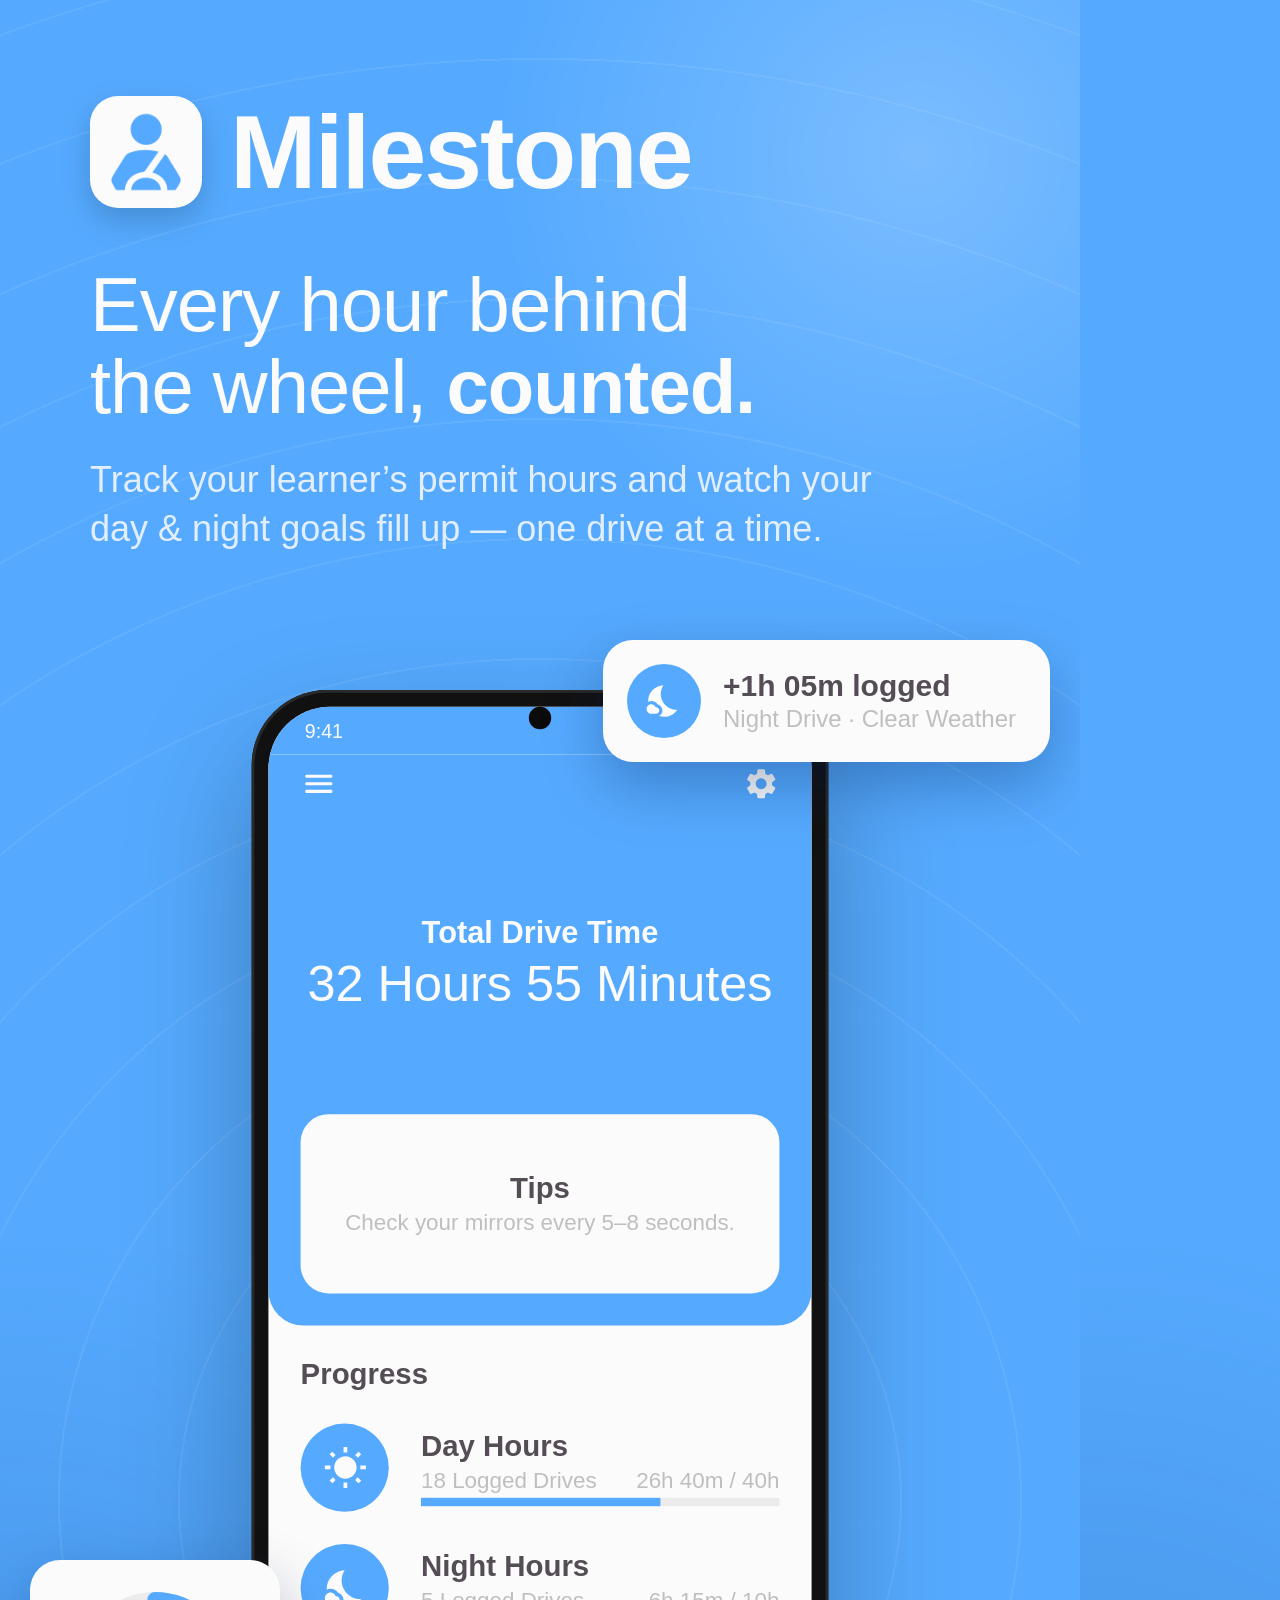
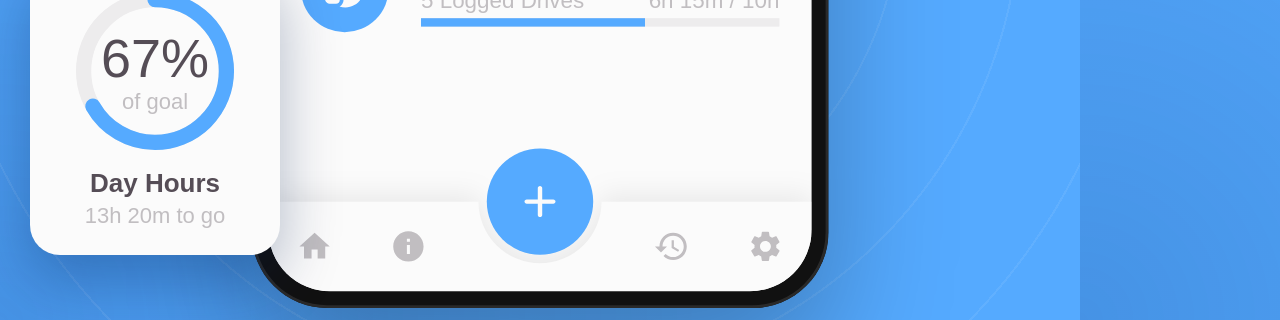
<file: promo/src/01-dashboard.html>
<!DOCTYPE html>
<html>
<head>
<meta charset="utf-8">
<link rel="stylesheet" href="common.css">
<style>
  :root { --accent: var(--blue); }
  body {
    background:
      radial-gradient(circle at 85% 8%, rgba(255,255,255,0.22) 0, rgba(255,255,255,0) 420px),
      radial-gradient(circle at 0% 100%, rgba(0,40,110,0.18) 0, rgba(0,40,110,0) 700px),
      var(--accent);
    color: var(--snowman);
    position: relative;
  }
  .rings {
    position: absolute; inset: 0;
    background:
      repeating-radial-gradient(circle at 540px 1500px, rgba(255,255,255,0.07) 0 2px, transparent 2px 120px);
  }
  .top { position: absolute; left: 90px; right: 90px; top: 96px; }
  .top .headline { margin-top: 56px; }
  .top .subline { margin-top: 28px; max-width: 820px; }

  .phone { left: 334px; top: 690px; transform: scale(1.4); transform-origin: 50% 0; }

  /* dashboard screen */
  .dash { position: absolute; inset: 0; display: flex; flex-direction: column; }
  .dash .head {
    background: var(--accent);
    border-radius: 0 0 25px 25px;
    height: 408px;
    padding: 0 23px 23px;
    display: flex; flex-direction: column;
    color: var(--snowman);
  }
  .dash .head .icons { flex: 2; display: flex; justify-content: space-between; align-items: center; }
  .dash .head .total { flex: 10; display: flex; flex-direction: column; align-items: center; justify-content: center; }
  .dash .head .total .l { font-size: 22px; font-weight: 600; }
  .dash .head .total .v { font-size: 36px; font-weight: 400; margin-top: 2px; }
  .dash .head .tips {
    flex: 6; background: var(--white); border-radius: 20px;
    display: flex; flex-direction: column; align-items: center; justify-content: center; gap: 4px;
  }
  .dash .body { padding: 23px; }
  .dash .body .t-header.h { margin-bottom: 23px; }
  .goal { display: flex; height: 63px; gap: 23px; margin-bottom: 23px; }
  .goal .badge { width: 63px; height: 63px; }
  .goal .info { flex: 1; display: flex; flex-direction: column; justify-content: space-evenly; }
  .goal .row { display: flex; justify-content: space-between; }

  /* floating callouts (new promo components) */
  .float {
    position: absolute;
    background: var(--snowman);
    color: var(--teflon);
    border-radius: 30px;
    box-shadow: 0 24px 60px rgba(0,30,80,0.30);
    --gray: var(--clooney); --black: var(--teflon); --white: var(--snowman); --lightGray: var(--karl);
  }
  .ring-card { left: 30px; top: 1560px; width: 250px; padding: 26px 20px; text-align: center; }
  .ring-card .ring { position: relative; width: 170px; height: 170px; margin: 0 auto 12px; }
  .ring-card .ring svg { transform: rotate(-90deg); }
  .ring-card .ring .pct {
    position: absolute; inset: 0; display: flex; flex-direction: column;
    align-items: center; justify-content: center;
  }
  .ring-card .ring .pct b { font-size: 54px; font-weight: 500; color: var(--teflon); }
  .ring-card .ring .pct span { font-size: 22px; font-weight: 500; color: var(--clooney); }
  .ring-card .cap { font-size: 26px; font-weight: 600; }
  .ring-card .cap2 { font-size: 22px; font-weight: 500; color: var(--clooney); margin-top: 4px; }

  .toast {
    right: 30px; top: 640px;
    display: flex; align-items: center; gap: 22px;
    padding: 24px 34px 24px 24px;
  }
  .toast .badge { width: 74px; height: 74px; }
  .toast .a { font-size: 30px; font-weight: 600; }
  .toast .b { font-size: 24px; font-weight: 500; color: var(--clooney); margin-top: 2px; }
</style>
</head>
<body>
  <div class="rings"></div>

  <div class="top">
    <div class="brand"><span class="logo"></span><span class="name">Milestone</span></div>
    <div class="headline">Every hour behind<br>the wheel, <b>counted.</b></div>
    <div class="subline">Track your learner’s permit hours and watch your day &amp; night goals fill up — one drive at a time.</div>
  </div>

  <div class="phone">
    <div class="camera"></div>
    <div class="screen">
      <div class="dash">
        <div style="background:var(--accent)"><div data-status="9:41" class="on-accent"></div></div>
        <div class="head">
          <div class="icons"><i data-ic="menu" data-s="26"></i><i data-ic="settings" data-s="26"></i></div>
          <div class="total">
            <div class="l">Total Drive Time</div>
            <div class="v">32 Hours 55 Minutes</div>
          </div>
          <div class="tips">
            <div class="t-header">Tips</div>
            <div class="t-normal">Check your mirrors every 5–8 seconds.</div>
          </div>
        </div>
        <div class="body">
          <div class="t-header h">Progress</div>
          <div class="goal">
            <div class="badge"><i data-ic="sun" data-s="32"></i></div>
            <div class="info">
              <div class="t-header">Day Hours</div>
              <div class="row t-normal"><span>18 Logged Drives</span><span>26h 40m / 40h</span></div>
              <div class="progress"><i style="width:66.7%"></i></div>
            </div>
          </div>
          <div class="goal">
            <div class="badge"><i data-ic="night" data-s="32"></i></div>
            <div class="info">
              <div class="t-header">Night Hours</div>
              <div class="row t-normal"><span>5 Logged Drives</span><span>6h 15m / 10h</span></div>
              <div class="progress"><i style="width:62.5%"></i></div>
            </div>
          </div>
        </div>
      </div>
      <div data-navbar></div>
    </div>
  </div>

  <div class="float toast">
    <div class="badge"><i data-ic="night" data-s="38"></i></div>
    <div>
      <div class="a">+1h 05m logged</div>
      <div class="b">Night Drive · Clear Weather</div>
    </div>
  </div>

  <div class="float ring-card">
    <div class="ring">
      <svg width="170" height="170" viewBox="0 0 200 200">
        <circle cx="100" cy="100" r="84" fill="none" stroke="var(--karl)" stroke-width="18"/>
        <circle cx="100" cy="100" r="84" fill="none" stroke="var(--accent)" stroke-width="18"
                stroke-linecap="round" stroke-dasharray="527.8" stroke-dashoffset="175.9"/>
      </svg>
      <div class="pct"><b>67%</b><span>of goal</span></div>
    </div>
    <div class="cap">Day Hours</div>
    <div class="cap2">13h 20m to go</div>
  </div>

  <script src="common.js"></script>
</body>
</html>
</file>
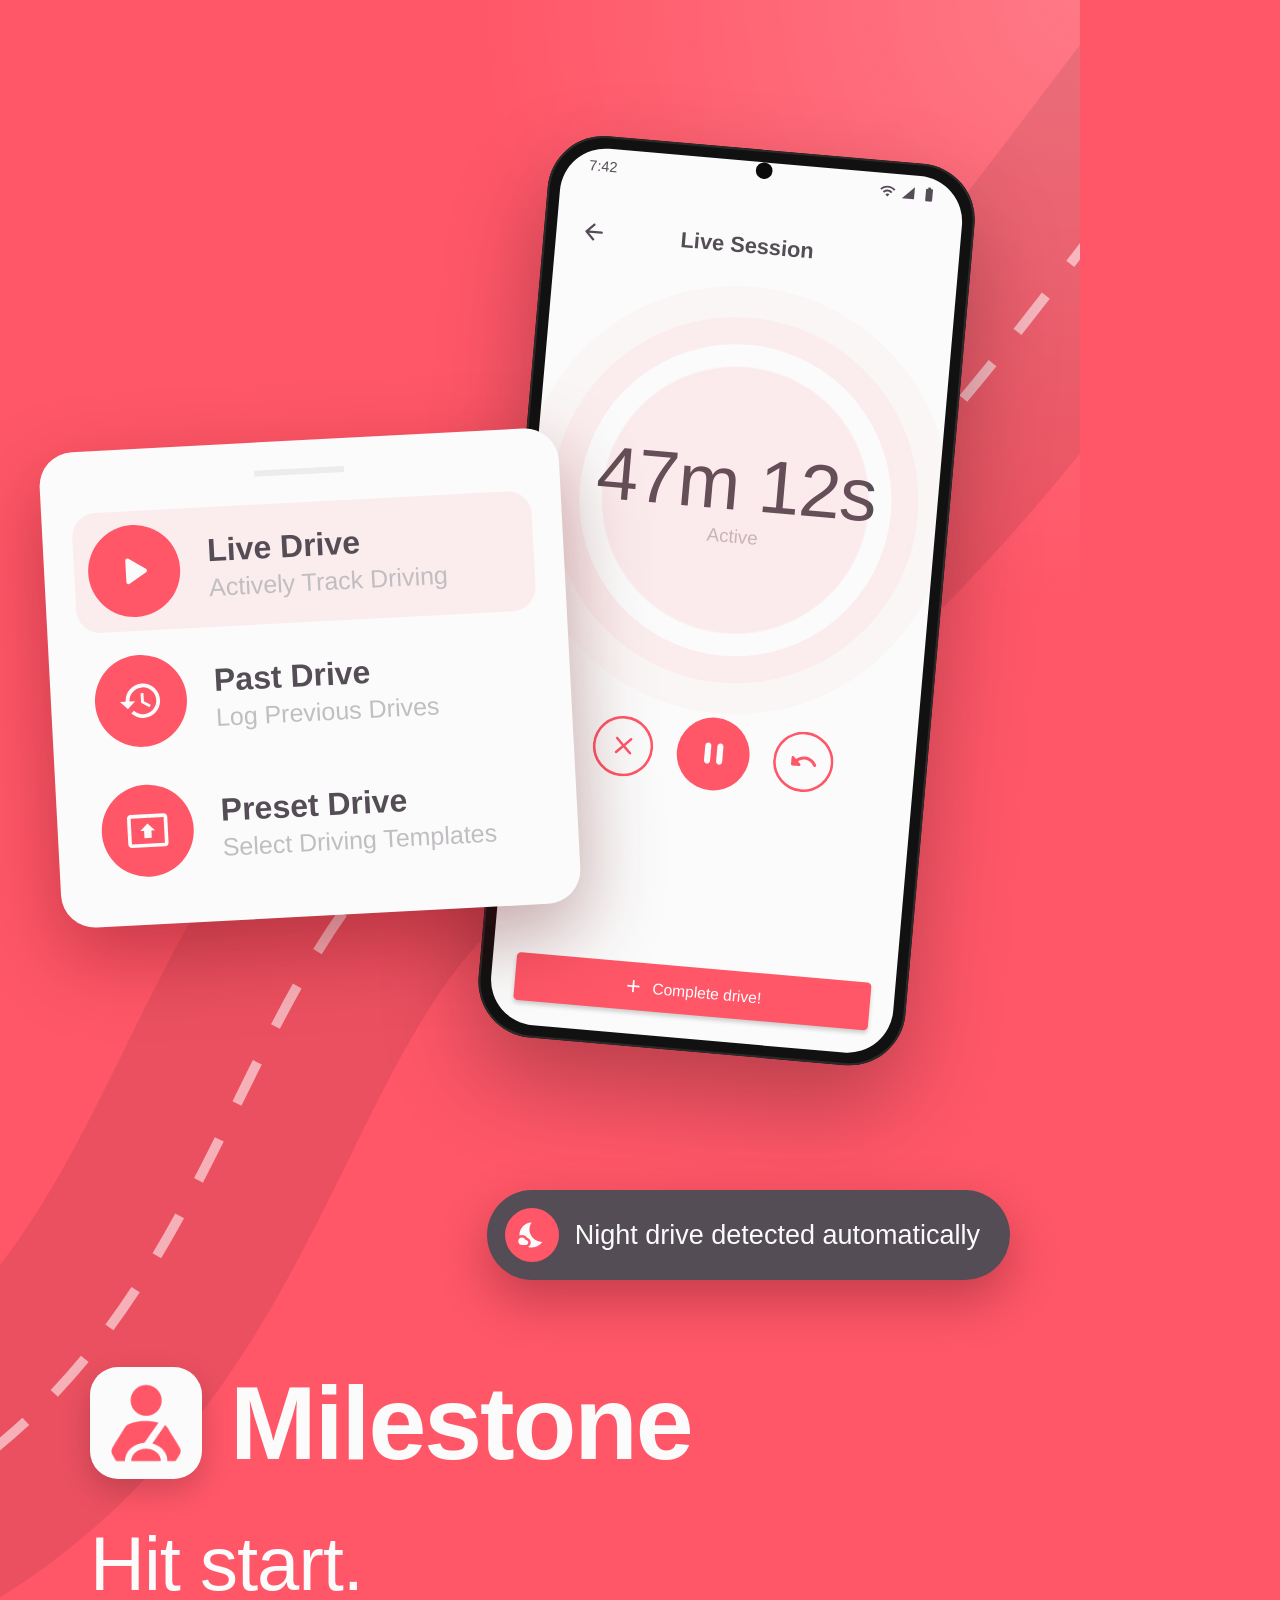
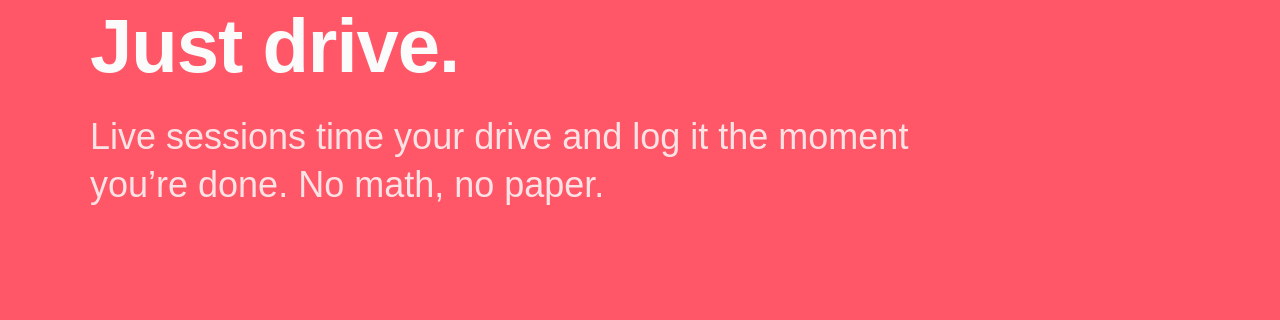
<file: promo/src/02-live-drive.html>
<!DOCTYPE html>
<html>
<head>
<meta charset="utf-8">
<link rel="stylesheet" href="common.css">
<style>
  :root { --accent: var(--red); }
  body {
    background:
      radial-gradient(circle at 100% 0%, rgba(255,255,255,0.20) 0, rgba(255,255,255,0) 600px),
      var(--accent);
    color: var(--snowman);
    position: relative;
  }
  /* the road */
  svg.road { position: absolute; inset: 0; }

  .phone { left: 560px; top: 150px; transform: rotate(5deg) scale(1.04); transform-origin: 50% 0; }

  .live { position: absolute; inset: 34px 0 0 0; padding: 23px; display: flex; flex-direction: column; }
  .live .bar { display: flex; justify-content: space-between; align-items: center; color: var(--black); height: 48px; }
  .live .clock { flex: 3; display: flex; flex-direction: column; align-items: center; justify-content: center; }
  .live .clock .time { font-size: 72px; font-weight: 300; color: var(--black); letter-spacing: -1px; }
  .live .controls { flex: 2; display: flex; flex-direction: column; }
  .live .buttons { display: flex; justify-content: center; align-items: flex-start; gap: 23px; height: 70px; }
  .live .buttons .badge.big { width: 70px; height: 70px; }
  .live .buttons .badge.outline { width: 58px; height: 58px; margin-top: 6px; }
  .live .complete {
    margin-top: auto; height: 46px; border-radius: 4px;
    background: var(--accent); color: #fff;
    display: flex; align-items: center; justify-content: center; gap: 8px;
    font-size: 15px; font-weight: 500;
    box-shadow: 0 3px 4px rgba(0,0,0,0.18);
  }
  /* pulsing ring behind the timer */
  .live .pulse {
    position: absolute; left: 50%; top: 36%;
    width: 300px; height: 300px; margin: -150px 0 0 -150px;
    border-radius: 50%;
    background: radial-gradient(circle, color-mix(in srgb, var(--accent) 10%, transparent) 0 60%, transparent 61%);
    box-shadow: 0 0 0 26px color-mix(in srgb, var(--accent) 6%, transparent), 0 0 0 56px color-mix(in srgb, var(--accent) 3%, transparent);
  }

  /* log type bottom sheet, floated */
  .sheet {
    position: absolute; left: 50px; top: 440px; width: 520px;
    padding: 28px 30px 34px;
    background: var(--snowman); border-radius: 34px;
    box-shadow: 0 30px 80px rgba(90,0,10,0.35);
    --gray: var(--clooney); --black: var(--teflon); --white: var(--snowman); --lightGray: var(--karl);
    transform: rotate(-3deg);
  }
  .sheet .handle { width: 90px; height: 6px; background: var(--karl); margin: 0 auto 28px; }
  .sheet .opt { display: flex; align-items: center; gap: 28px; padding: 14px; border-radius: 24px; }
  .sheet .opt + .opt { margin-top: 10px; }
  .sheet .opt .badge { width: 92px; height: 92px; }
  .sheet .opt .h { font-size: 32px; font-weight: 600; color: var(--teflon); }
  .sheet .opt .n { font-size: 25px; font-weight: 500; color: var(--clooney); margin-top: 4px; }
  .sheet .opt.on { background: color-mix(in srgb, var(--accent) 9%, transparent); }
  .tap {
    position: absolute; left: 50px; top: 52px;
    width: 64px; height: 64px; border-radius: 50%;
    background: rgba(85,77,86,0.18); border: 3px solid rgba(255,255,255,0.9);
    box-shadow: 0 0 0 14px rgba(85,77,86,0.07);
  }

  .chip {
    position: absolute; right: 70px; top: 1190px;
    display: flex; align-items: center; gap: 16px;
    background: var(--teflon); color: var(--snowman);
    padding: 18px 30px 18px 18px; border-radius: 50px;
    font-size: 27px; font-weight: 500;
    box-shadow: 0 20px 50px rgba(60,0,10,0.3);
  }
  .chip .dot { width: 54px; height: 54px; border-radius: 50%; background: var(--accent); display: flex; align-items: center; justify-content: center; }

  .bottom { position: absolute; left: 90px; right: 90px; bottom: 110px; }
  .bottom .headline { margin-top: 44px; }
  .bottom .subline { margin-top: 26px; }
</style>
</head>
<body>
  <svg class="road" width="1080" height="1920" viewBox="0 0 1080 1920">
    <path d="M -80 1500 C 260 1300, 220 900, 520 760 S 980 380, 1180 120" fill="none"
          stroke="rgba(0,0,0,0.08)" stroke-width="250" stroke-linecap="round"/>
    <path d="M -80 1500 C 260 1300, 220 900, 520 760 S 980 380, 1180 120" fill="none"
          stroke="rgba(255,255,255,0.55)" stroke-width="10" stroke-dasharray="46 40"/>
  </svg>

  <div class="phone">
    <div class="camera"></div>
    <div class="screen">
      <div data-status="7:42"></div>
      <div class="live">
        <div class="pulse"></div>
        <div class="bar">
          <i data-ic="arrow_back" data-s="26"></i>
          <span class="t-header">Live Session</span>
          <span style="width:46px"></span>
        </div>
        <div class="clock">
          <div class="time">47m 12s</div>
          <div class="t-normal" style="font-size:18px">Active</div>
        </div>
        <div class="controls">
          <div class="buttons">
            <div class="badge outline"><i data-ic="clear" data-s="29"></i></div>
            <div class="badge big"><i data-ic="pause" data-s="35"></i></div>
            <div class="badge outline"><i data-ic="undo" data-s="29"></i></div>
          </div>
          <div class="complete"><i data-ic="add" data-s="20"></i>Complete drive!</div>
        </div>
      </div>
    </div>
  </div>

  <div class="sheet">
    <div class="handle"></div>
    <div class="opt on" style="position:relative">
      <div class="badge"><i data-ic="play" data-s="50"></i></div>
      <div><div class="h">Live Drive</div><div class="n">Actively Track Driving</div></div>
    </div>
    <div class="opt">
      <div class="badge"><i data-ic="history" data-s="46"></i></div>
      <div><div class="h">Past Drive</div><div class="n">Log Previous Drives</div></div>
    </div>
    <div class="opt">
      <div class="badge"><i data-ic="present" data-s="44"></i></div>
      <div><div class="h">Preset Drive</div><div class="n">Select Driving Templates</div></div>
    </div>
  </div>

  <div class="chip"><span class="dot"><i data-ic="night" data-s="30"></i></span>Night drive detected automatically</div>

  <div class="bottom">
    <div class="brand"><span class="logo"></span><span class="name">Milestone</span></div>
    <div class="headline">Hit start.<br><b>Just drive.</b></div>
    <div class="subline">Live sessions time your drive and log it the moment you’re done. No math, no paper.</div>
  </div>

  <script src="common.js"></script>
</body>
</html>
</file>
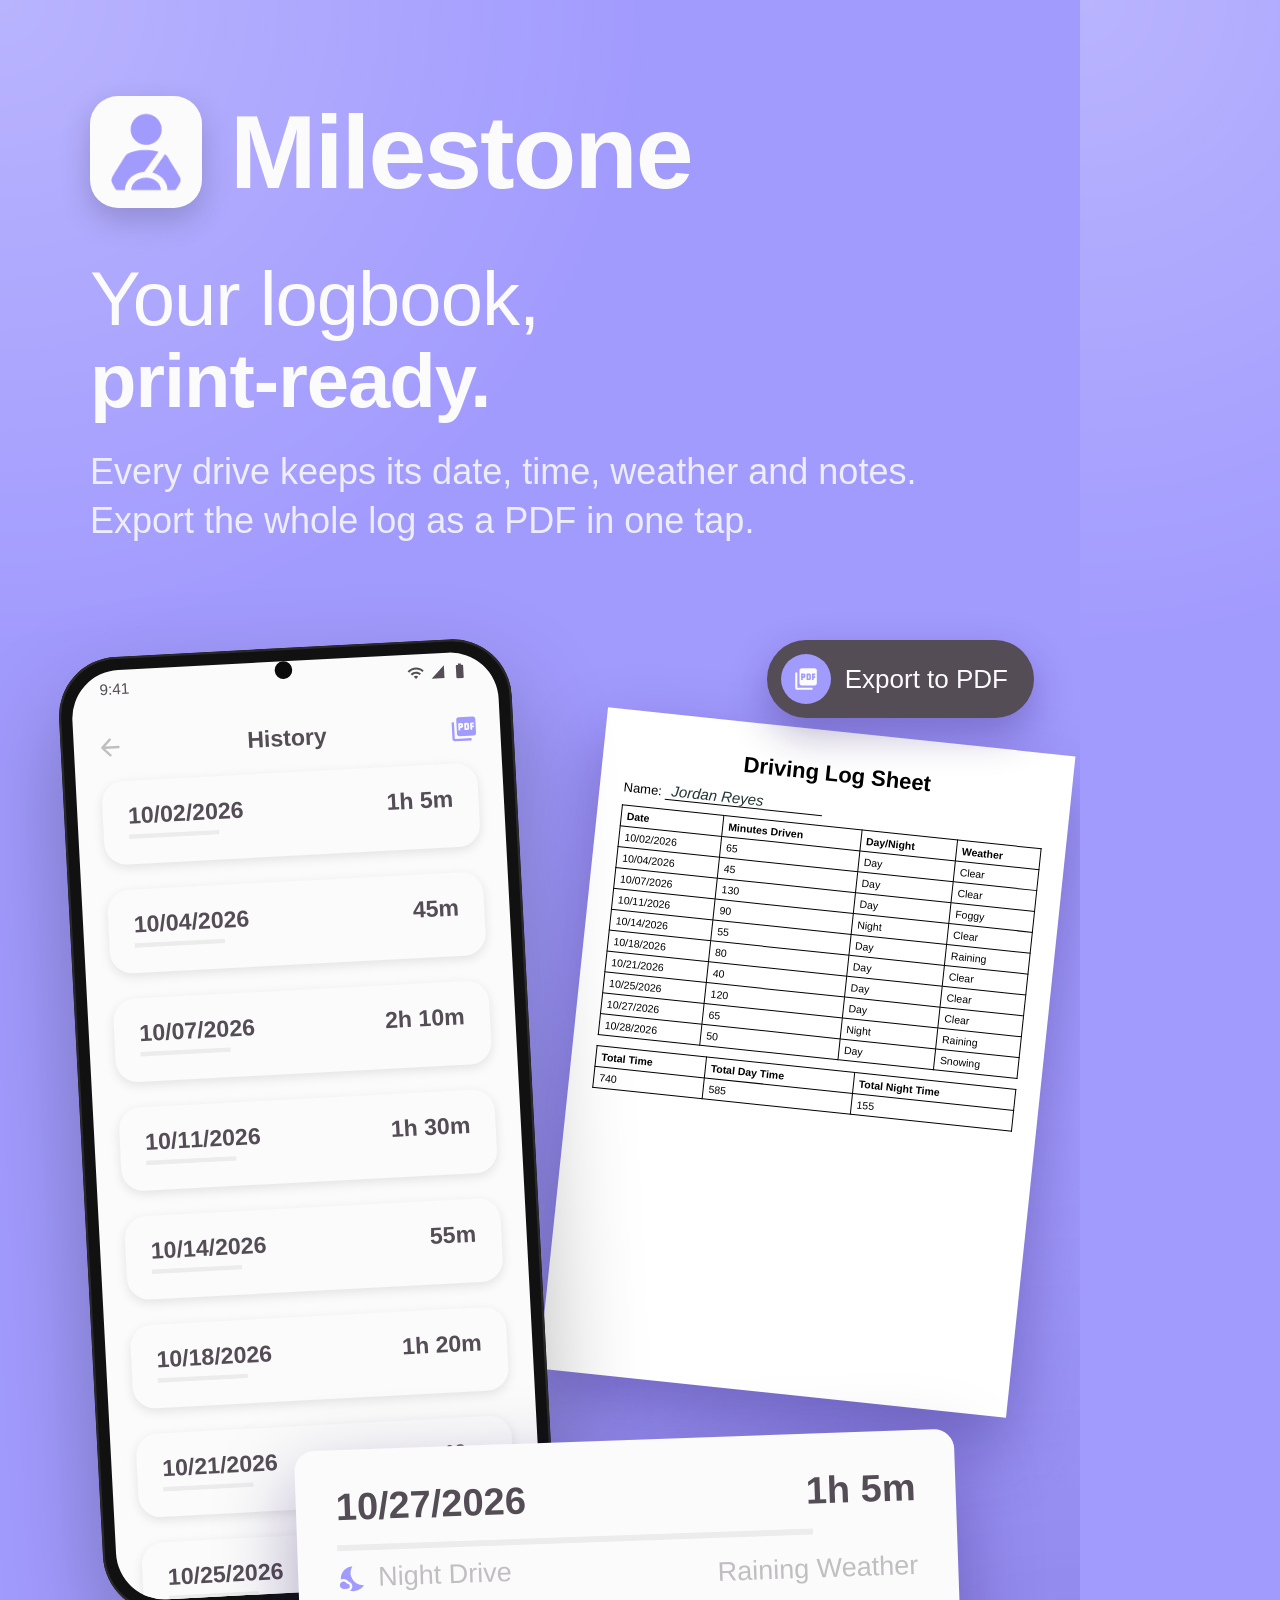
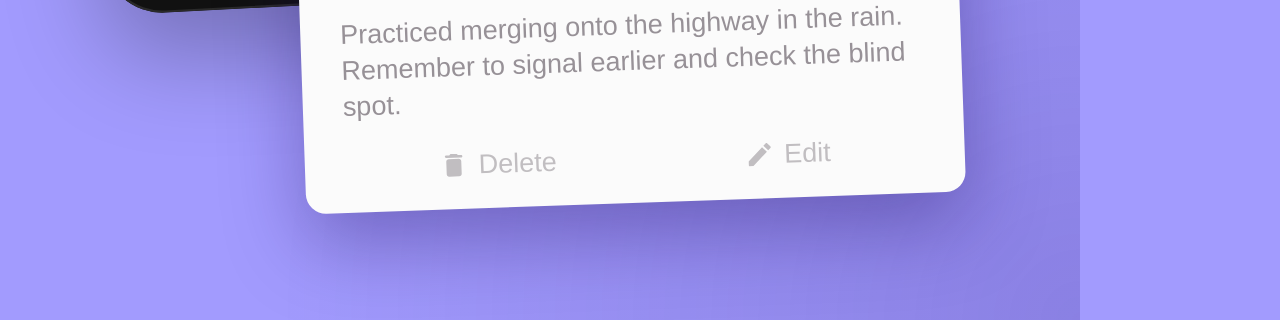
<file: promo/src/03-history-pdf.html>
<!DOCTYPE html>
<html>
<head>
<meta charset="utf-8">
<link rel="stylesheet" href="common.css">
<style>
  :root { --accent: var(--purple); }
  body {
    background:
      radial-gradient(circle at 0% 0%, rgba(255,255,255,0.25) 0, rgba(255,255,255,0) 650px),
      radial-gradient(circle at 100% 100%, rgba(40,20,120,0.20) 0, rgba(40,20,120,0) 800px),
      var(--accent);
    color: var(--snowman);
    position: relative;
  }
  .top { position: absolute; left: 90px; right: 90px; top: 96px; }
  .top .headline { margin-top: 50px; }
  .top .subline { margin-top: 26px; }

  /* printed log sheet (mirrors lib/widgets/generate_pdf.dart) */
  .paper {
    position: absolute; left: 572px; top: 730px;
    width: 470px; height: 665px;
    background: #fff; color: #000;
    padding: 30px 24px;
    font-family: 'Helvetica', 'Arial', sans-serif;
    transform: rotate(6deg);
    box-shadow: 0 30px 70px rgba(30,10,90,0.35);
  }
  .paper .title { text-align: center; font-size: 22px; font-weight: 700; }
  .paper .name { font-size: 13px; margin: 12px 0 10px; }
  .paper .name u { font-style: italic; text-decoration: none; border-bottom: 1px solid #000; padding: 0 60px 0 6px; font-size: 15px; color: #233; }
  .paper table { width: 100%; border-collapse: collapse; font-size: 10.5px; }
  .paper th, .paper td { border: 1px solid #000; padding: 4px 5px; text-align: left; }
  .paper th { font-weight: 700; }
  .paper table + table { margin-top: 10px; }

  .phone { left: 56px; top: 660px; transform: rotate(-3deg) scale(1.1); transform-origin: 0 0; }

  .hist { position: absolute; inset: 34px 0 0 0; }
  .hist .bar {
    display: flex; justify-content: space-between; align-items: center;
    padding: 23px 20px 12px; color: var(--gray);
  }
  .hist .list { padding: 6px 23px; }
  .hcard {
    height: 76px; margin-bottom: 23px;
    padding: 20px 23px 11px;
  }
  .hcard .row { display: flex; justify-content: space-between; }
  .hcard .divider { width: 82px; margin-top: 5px; }

  .exportpill {
    position: absolute; right: 46px; top: 640px;
    display: flex; align-items: center; gap: 14px;
    background: var(--teflon); color: var(--snowman);
    padding: 14px 26px 14px 14px; border-radius: 50px;
    font-size: 26px; font-weight: 500;
    box-shadow: 0 16px 40px rgba(30,10,90,0.3);
    z-index: 3;
  }
  .exportpill .dot { width: 50px; height: 50px; border-radius: 50%; background: var(--accent); display: flex; align-items: center; justify-content: center; }

  /* expanded history popup, floated */
  .popup {
    position: absolute; left: 300px; top: 1440px; width: 660px;
    padding: 36px 40px 18px;
    transform: rotate(-2deg);
    box-shadow: 0 30px 80px rgba(30,10,90,0.35);
    --gray: var(--clooney); --black: var(--teflon); --white: var(--snowman); --lightGray: var(--karl);
  }
  .popup .row { display: flex; justify-content: space-between; align-items: baseline; }
  .popup .big { font-size: 38px; font-weight: 600; color: var(--teflon); }
  .popup .divider { height: 6px; margin: 16px 0 12px; width: 82%; }
  .popup .meta { font-size: 27px; font-weight: 500; color: var(--clooney); display: flex; align-items: center; gap: 10px; }
  .popup .meta svg { color: var(--accent); }
  .popup .notes { font-size: 27px; font-weight: 500; color: var(--gandalf); line-height: 1.35; margin-top: 16px; }
  .popup .actions { display: flex; justify-content: space-around; margin-top: 18px; color: var(--clooney); font-size: 27px; font-weight: 500; }
  .popup .actions span { display: flex; align-items: center; gap: 10px; padding: 10px; }
</style>
</head>
<body>
  <div class="top">
    <div class="brand"><span class="logo"></span><span class="name">Milestone</span></div>
    <div class="headline">Your logbook,<br><b>print-ready.</b></div>
    <div class="subline">Every drive keeps its date, time, weather and notes. Export the whole log as a PDF in one tap.</div>
  </div>

  <div class="paper">
    <div class="title">Driving Log Sheet</div>
    <div class="name">Name: <u>Jordan Reyes</u></div>
    <table>
      <tr><th>Date</th><th>Minutes Driven</th><th>Day/Night</th><th>Weather</th></tr>
      <tr><td>10/02/2026</td><td>65</td><td>Day</td><td>Clear</td></tr>
      <tr><td>10/04/2026</td><td>45</td><td>Day</td><td>Clear</td></tr>
      <tr><td>10/07/2026</td><td>130</td><td>Day</td><td>Foggy</td></tr>
      <tr><td>10/11/2026</td><td>90</td><td>Night</td><td>Clear</td></tr>
      <tr><td>10/14/2026</td><td>55</td><td>Day</td><td>Raining</td></tr>
      <tr><td>10/18/2026</td><td>80</td><td>Day</td><td>Clear</td></tr>
      <tr><td>10/21/2026</td><td>40</td><td>Day</td><td>Clear</td></tr>
      <tr><td>10/25/2026</td><td>120</td><td>Day</td><td>Clear</td></tr>
      <tr><td>10/27/2026</td><td>65</td><td>Night</td><td>Raining</td></tr>
      <tr><td>10/28/2026</td><td>50</td><td>Day</td><td>Snowing</td></tr>
    </table>
    <table>
      <tr><th>Total Time</th><th>Total Day Time</th><th>Total Night Time</th></tr>
      <tr><td>740</td><td>585</td><td>155</td></tr>
    </table>
  </div>

  <div class="exportpill"><span class="dot"><i data-ic="pdf" data-s="26"></i></span>Export to PDF</div>

  <div class="phone">
    <div class="camera"></div>
    <div class="screen">
      <div data-status="9:41"></div>
      <div class="hist">
        <div class="bar">
          <i data-ic="arrow_back" data-s="26"></i>
          <span class="t-header">History</span>
          <span style="color:var(--accent)"><i data-ic="pdf" data-s="26"></i></span>
        </div>
        <div class="list">
          <div class="card hcard"><div class="row t-header"><span>10/02/2026</span><span>1h 5m</span></div><div class="divider"></div></div>
          <div class="card hcard"><div class="row t-header"><span>10/04/2026</span><span>45m</span></div><div class="divider"></div></div>
          <div class="card hcard"><div class="row t-header"><span>10/07/2026</span><span>2h 10m</span></div><div class="divider"></div></div>
          <div class="card hcard"><div class="row t-header"><span>10/11/2026</span><span>1h 30m</span></div><div class="divider"></div></div>
          <div class="card hcard"><div class="row t-header"><span>10/14/2026</span><span>55m</span></div><div class="divider"></div></div>
          <div class="card hcard"><div class="row t-header"><span>10/18/2026</span><span>1h 20m</span></div><div class="divider"></div></div>
          <div class="card hcard"><div class="row t-header"><span>10/21/2026</span><span>40m</span></div><div class="divider"></div></div>
          <div class="card hcard"><div class="row t-header"><span>10/25/2026</span><span>2h</span></div><div class="divider"></div></div>
        </div>
      </div>
    </div>
  </div>

  <div class="card popup">
    <div class="row"><span class="big">10/27/2026</span><span class="big">1h 5m</span></div>
    <div class="divider"></div>
    <div class="row">
      <span class="meta"><i data-ic="night" data-s="30"></i>Night Drive</span>
      <span class="meta">Raining Weather</span>
    </div>
    <div class="notes">Practiced merging onto the highway in the rain. Remember to signal earlier and check the blind spot.</div>
    <div class="actions">
      <span><i data-ic="delete" data-s="30"></i>Delete</span>
      <span><i data-ic="edit" data-s="30"></i>Edit</span>
    </div>
  </div>

  <script src="common.js"></script>
</body>
</html>
</file>
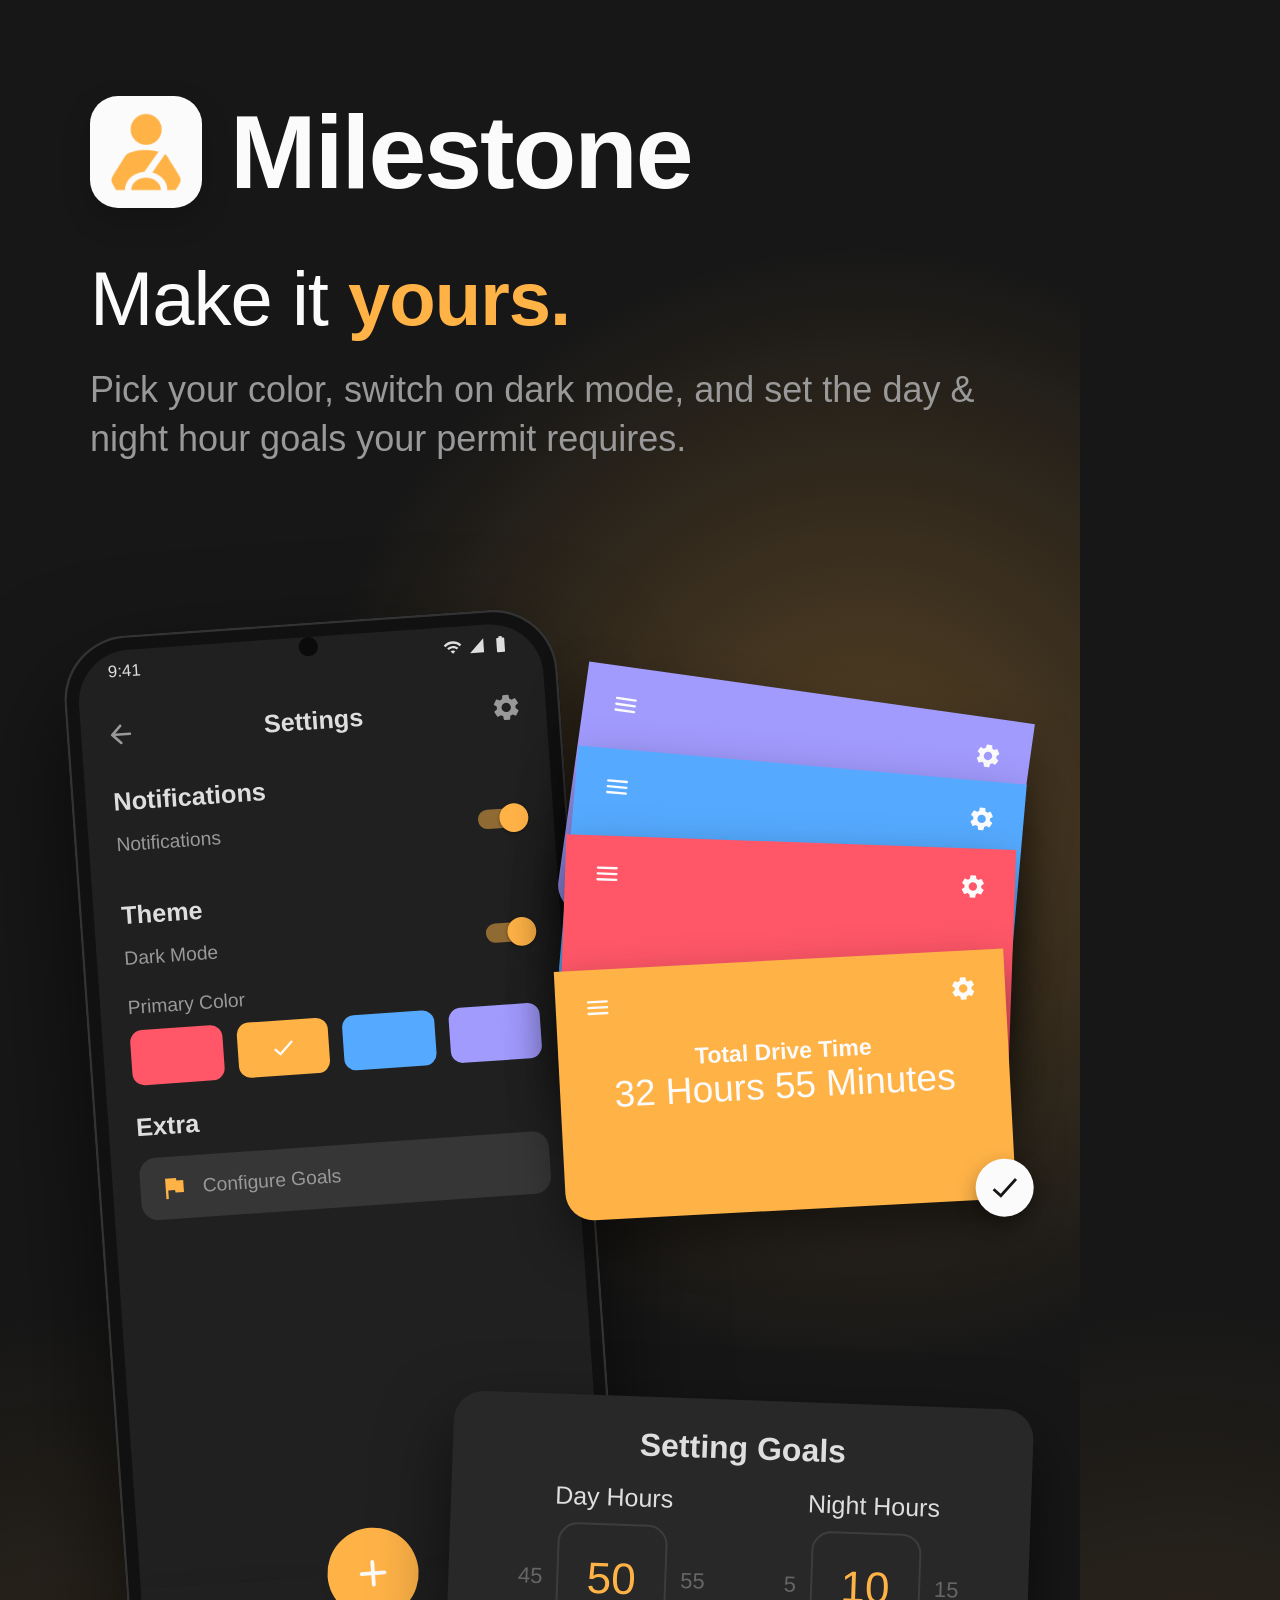
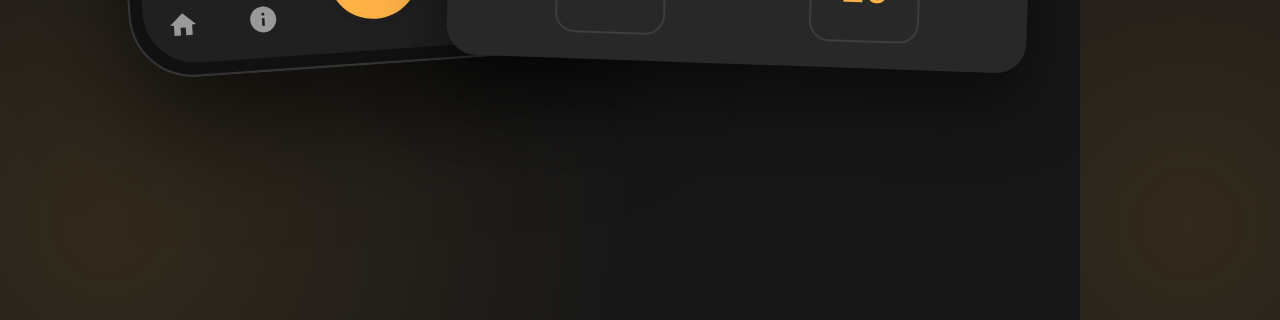
<file: promo/src/04-make-it-yours.html>
<!DOCTYPE html>
<html>
<head>
<meta charset="utf-8">
<link rel="stylesheet" href="common.css">
<style>
  :root { --accent: var(--yellow); }
  body {
    background:
      radial-gradient(circle at 80% 42%, rgba(255,179,71,0.28) 0, rgba(255,179,71,0) 560px),
      radial-gradient(circle at 10% 95%, rgba(255,179,71,0.12) 0, rgba(255,179,71,0) 520px),
      var(--midnight);
    color: var(--gainsboro);
    position: relative;
  }
  .top { position: absolute; left: 90px; right: 90px; top: 96px; }
  .top .brand .name { color: var(--snowman); }
  .top .headline { margin-top: 50px; color: var(--snowman); }
  .top .headline b { color: var(--accent); }
  .top .subline { margin-top: 26px; color: var(--smoke); opacity: 1; }

  .phone { left: 60px; top: 640px; transform: rotate(-4deg) scale(1.2); transform-origin: 0 0; box-shadow: 0 40px 90px rgba(0,0,0,0.6), inset 0 0 0 2px #333; }

  .settings { position: absolute; inset: 34px 0 0 0; }
  .settings .bar { display: flex; justify-content: space-between; align-items: center; padding: 23px 20px 8px; color: var(--gray); }
  .settings .list { padding: 0 23px; }
  .settings .h { margin-top: 23px; }
  .settings .row { display: flex; justify-content: space-between; align-items: center; height: 48px; }
  .swatches { display: flex; gap: 12px; margin-top: 10px; height: 46px; }
  .swatches span { flex: 1; border-radius: 10px; display: flex; align-items: center; justify-content: center; color: var(--snowman); }
  .settings .goalsbtn {
    margin-top: 14px; height: 52px; border-radius: 14px;
    background: var(--lightGray);
    display: flex; align-items: center; padding: 0 16px; gap: 12px;
  }
  .settings .goalsbtn svg { color: var(--accent); }

  /* accent fan: the dashboard header in each of the app's accent colors */
  .fan { position: absolute; left: 560px; top: 660px; width: 450px; height: 720px; }
  .mini {
    position: absolute; left: 0; width: 450px; height: 250px;
    border-radius: 0 0 28px 28px;
    padding: 24px 28px;
    color: var(--snowman);
    box-shadow: 0 24px 50px rgba(0,0,0,0.45);
    display: flex; flex-direction: column;
  }
  .mini .icons { display: flex; justify-content: space-between; }
  .mini .l { margin-top: 26px; text-align: center; font-size: 23px; font-weight: 600; }
  .mini .v { text-align: center; font-size: 37px; font-weight: 400; }
  .mini .sel {
    position: absolute; right: -18px; bottom: -18px;
    width: 58px; height: 58px; border-radius: 50%;
    background: var(--snowman); color: var(--midnight);
    display: flex; align-items: center; justify-content: center;
    box-shadow: 0 8px 20px rgba(0,0,0,0.35);
  }

  /* goal picker card (mirrors set_goals_screen.dart, dark theme) */
  .goals {
    position: absolute; left: 450px; top: 1400px; width: 580px;
    background: var(--nero); border-radius: 30px;
    padding: 30px 30px 26px;
    box-shadow: 0 30px 70px rgba(0,0,0,0.55);
    transform: rotate(2deg);
  }
  .goals .title { font-size: 32px; font-weight: 600; color: var(--gainsboro); text-align: center; margin-bottom: 20px; }
  .goals .pickers { display: flex; justify-content: space-around; }
  .picker { text-align: center; }
  .picker .lab { font-size: 25px; font-weight: 500; color: var(--gainsboro); margin-bottom: 12px; }
  .picker .wheel { display: flex; align-items: center; gap: 14px; color: var(--storm); font-size: 22px; }
  .picker .box {
    width: 110px; height: 110px; border-radius: 20px;
    border: 2px solid var(--charcoal);
    display: flex; align-items: center; justify-content: center;
    font-size: 44px; color: var(--accent);
  }
  .picker .pm { display: flex; justify-content: center; gap: 40px; margin-top: 10px; color: var(--smoke); }
</style>
</head>
<body>
  <div class="top">
    <div class="brand"><span class="logo"></span><span class="name">Milestone</span></div>
    <div class="headline">Make it <b>yours.</b></div>
    <div class="subline">Pick your color, switch on dark mode, and set the day &amp; night hour goals your permit requires.</div>
  </div>

  <div class="phone dark">
    <div class="camera"></div>
    <div class="screen">
      <div data-status="9:41"></div>
      <div class="settings">
        <div class="bar">
          <i data-ic="arrow_back" data-s="26"></i>
          <span class="t-header">Settings</span>
          <i data-ic="settings" data-s="26"></i>
        </div>
        <div class="list">
          <div class="t-header h">Notifications</div>
          <div class="row"><span class="t-normal">Notifications</span><span class="switch on"></span></div>
          <div class="t-header h">Theme</div>
          <div class="row"><span class="t-normal">Dark Mode</span><span class="switch on"></span></div>
          <div class="t-normal" style="margin-top:8px">Primary Color</div>
          <div class="swatches">
            <span style="background:var(--red)"></span>
            <span style="background:var(--yellow)"><i data-ic="check" data-s="22"></i></span>
            <span style="background:var(--blue)"></span>
            <span style="background:var(--purple)"></span>
          </div>
          <div class="t-header h">Extra</div>
          <div class="goalsbtn"><i data-ic="flag" data-s="24"></i><span class="t-normal">Configure Goals</span></div>
        </div>
      </div>
      <div data-navbar></div>
    </div>
  </div>

  <div class="fan">
    <div class="mini" style="background:var(--purple); top:0; transform: rotate(8deg) translate(14px, 30px);">
      <div class="icons"><i data-ic="menu" data-s="28"></i><i data-ic="settings" data-s="28"></i></div>
    </div>
    <div class="mini" style="background:var(--blue); top:90px; transform: rotate(5deg) translate(8px, 14px);">
      <div class="icons"><i data-ic="menu" data-s="28"></i><i data-ic="settings" data-s="28"></i></div>
    </div>
    <div class="mini" style="background:var(--red); top:180px; transform: rotate(2deg) translate(2px, 2px);">
      <div class="icons"><i data-ic="menu" data-s="28"></i><i data-ic="settings" data-s="28"></i></div>
    </div>
    <div class="mini" style="background:var(--yellow); top:300px; transform: rotate(-3deg);">
      <div class="icons"><i data-ic="menu" data-s="28"></i><i data-ic="settings" data-s="28"></i></div>
      <div class="l">Total Drive Time</div>
      <div class="v">32 Hours 55 Minutes</div>
      <div class="sel"><i data-ic="check" data-s="34"></i></div>
    </div>
  </div>

  <div class="goals">
    <div class="title">Setting Goals</div>
    <div class="pickers">
      <div class="picker">
        <div class="lab">Day Hours</div>
        <div class="wheel"><span>45</span><div class="box">50</div><span>55</span></div>
      </div>
      <div class="picker">
        <div class="lab">Night Hours</div>
        <div class="wheel"><span>5</span><div class="box">10</div><span>15</span></div>
      </div>
    </div>
  </div>

  <script src="common.js"></script>
</body>
</html>
</file>
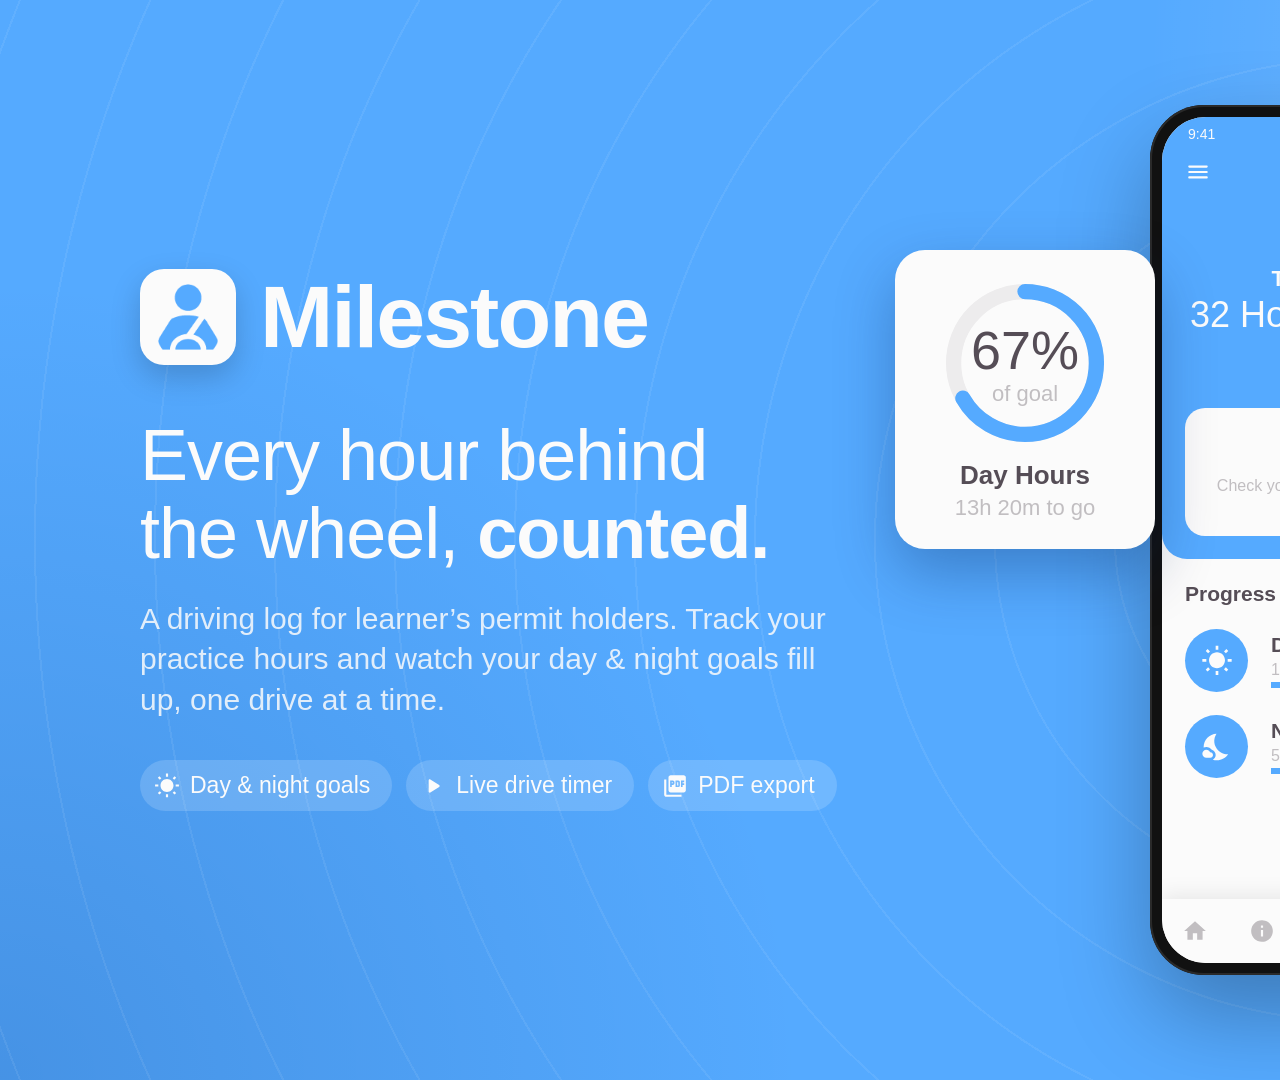
<file: promo/desktop/src/01-dashboard.html>
<!DOCTYPE html>
<html>
<head>
<meta charset="utf-8">
<link rel="stylesheet" href="../../src/common.css">
<link rel="stylesheet" href="desktop.css">
<style>
  body {
    background:
      radial-gradient(circle at 92% 6%, rgba(255,255,255,0.22) 0, rgba(255,255,255,0) 620px),
      radial-gradient(circle at 0% 100%, rgba(0,40,110,0.18) 0, rgba(0,40,110,0) 800px),
      var(--accent);
    color: var(--snowman);
  }
  .rings {
    position: absolute; inset: 0;
    background: repeating-radial-gradient(circle at 1356px 540px, rgba(255,255,255,0.07) 0 2px, transparent 2px 120px);
  }

  .phone { left: 1150px; top: 105px; }

  /* dashboard screen */
  .dash { position: absolute; inset: 0; display: flex; flex-direction: column; }
  .dash .head {
    background: var(--accent);
    border-radius: 0 0 25px 25px;
    height: 408px;
    padding: 0 23px 23px;
    display: flex; flex-direction: column;
    color: var(--snowman);
  }
  .dash .head .icons { flex: 2; display: flex; justify-content: space-between; align-items: center; }
  .dash .head .total { flex: 10; display: flex; flex-direction: column; align-items: center; justify-content: center; }
  .dash .head .total .l { font-size: 22px; font-weight: 600; }
  .dash .head .total .v { font-size: 36px; font-weight: 400; margin-top: 2px; }
  .dash .head .tips {
    flex: 6; background: var(--white); border-radius: 20px;
    display: flex; flex-direction: column; align-items: center; justify-content: center; gap: 4px;
  }
  .dash .body { padding: 23px; }
  .dash .body .t-header.h { margin-bottom: 23px; }
  .goal { display: flex; height: 63px; gap: 23px; margin-bottom: 23px; }
  .goal .badge { width: 63px; height: 63px; }
  .goal .info { flex: 1; display: flex; flex-direction: column; justify-content: space-evenly; }
  .goal .row { display: flex; justify-content: space-between; }

  .ring-card { left: 895px; top: 250px; width: 260px; padding: 28px 20px; text-align: center; }
  .ring-card .ring { position: relative; width: 170px; height: 170px; margin: 0 auto 12px; }
  .ring-card .ring svg { transform: rotate(-90deg); }
  .ring-card .ring .pct {
    position: absolute; inset: 0; display: flex; flex-direction: column;
    align-items: center; justify-content: center;
  }
  .ring-card .ring .pct b { font-size: 54px; font-weight: 500; color: var(--teflon); }
  .ring-card .ring .pct span { font-size: 22px; font-weight: 500; color: var(--clooney); }
  .ring-card .cap { font-size: 26px; font-weight: 600; }
  .ring-card .cap2 { font-size: 22px; font-weight: 500; color: var(--clooney); margin-top: 4px; }

  .toast {
    left: 1400px; top: 800px;
    display: flex; align-items: center; gap: 22px;
    padding: 24px 34px 24px 24px;
  }
  .toast .badge { width: 74px; height: 74px; }
  .toast .a { font-size: 30px; font-weight: 600; }
  .toast .b { font-size: 24px; font-weight: 500; color: var(--clooney); margin-top: 2px; }
</style>
</head>
<body>
  <div class="rings"></div>

  <div class="copy left">
    <div class="brand"><span class="logo"></span><span class="name">Milestone</span></div>
    <div class="headline">Every hour behind<br>the wheel, <b>counted.</b></div>
    <div class="subline">A driving log for learner’s permit holders. Track your practice hours and watch your day &amp; night goals fill up, one drive at a time.</div>
    <div class="tags">
      <span><i data-ic="sun" data-s="26"></i>Day &amp; night goals</span>
      <span><i data-ic="play" data-s="26"></i>Live drive timer</span>
      <span><i data-ic="pdf" data-s="26"></i>PDF export</span>
    </div>
  </div>

  <div class="phone">
    <div class="camera"></div>
    <div class="screen">
      <div class="dash">
        <div style="background:var(--accent)"><div data-status="9:41" class="on-accent"></div></div>
        <div class="head">
          <div class="icons"><i data-ic="menu" data-s="26"></i><i data-ic="settings" data-s="26"></i></div>
          <div class="total">
            <div class="l">Total Drive Time</div>
            <div class="v">32 Hours 55 Minutes</div>
          </div>
          <div class="tips">
            <div class="t-header">Tips</div>
            <div class="t-normal">Check your mirrors every 5–8 seconds.</div>
          </div>
        </div>
        <div class="body">
          <div class="t-header h">Progress</div>
          <div class="goal">
            <div class="badge"><i data-ic="sun" data-s="32"></i></div>
            <div class="info">
              <div class="t-header">Day Hours</div>
              <div class="row t-normal"><span>18 Logged Drives</span><span>26h 40m / 40h</span></div>
              <div class="progress"><i style="width:66.7%"></i></div>
            </div>
          </div>
          <div class="goal">
            <div class="badge"><i data-ic="night" data-s="32"></i></div>
            <div class="info">
              <div class="t-header">Night Hours</div>
              <div class="row t-normal"><span>5 Logged Drives</span><span>6h 15m / 10h</span></div>
              <div class="progress"><i style="width:62.5%"></i></div>
            </div>
          </div>
        </div>
      </div>
      <div data-navbar></div>
    </div>
  </div>

  <div class="float toast">
    <div class="badge"><i data-ic="night" data-s="38"></i></div>
    <div>
      <div class="a">+1h 05m logged</div>
      <div class="b">Night Drive · Clear Weather</div>
    </div>
  </div>

  <div class="float ring-card">
    <div class="ring">
      <svg width="170" height="170" viewBox="0 0 200 200">
        <circle cx="100" cy="100" r="84" fill="none" stroke="var(--karl)" stroke-width="18"/>
        <circle cx="100" cy="100" r="84" fill="none" stroke="var(--accent)" stroke-width="18"
                stroke-linecap="round" stroke-dasharray="527.8" stroke-dashoffset="175.9"/>
      </svg>
      <div class="pct"><b>67%</b><span>of goal</span></div>
    </div>
    <div class="cap">Day Hours</div>
    <div class="cap2">13h 20m to go</div>
  </div>

  <script src="../../src/common.js"></script>
</body>
</html>
</file>
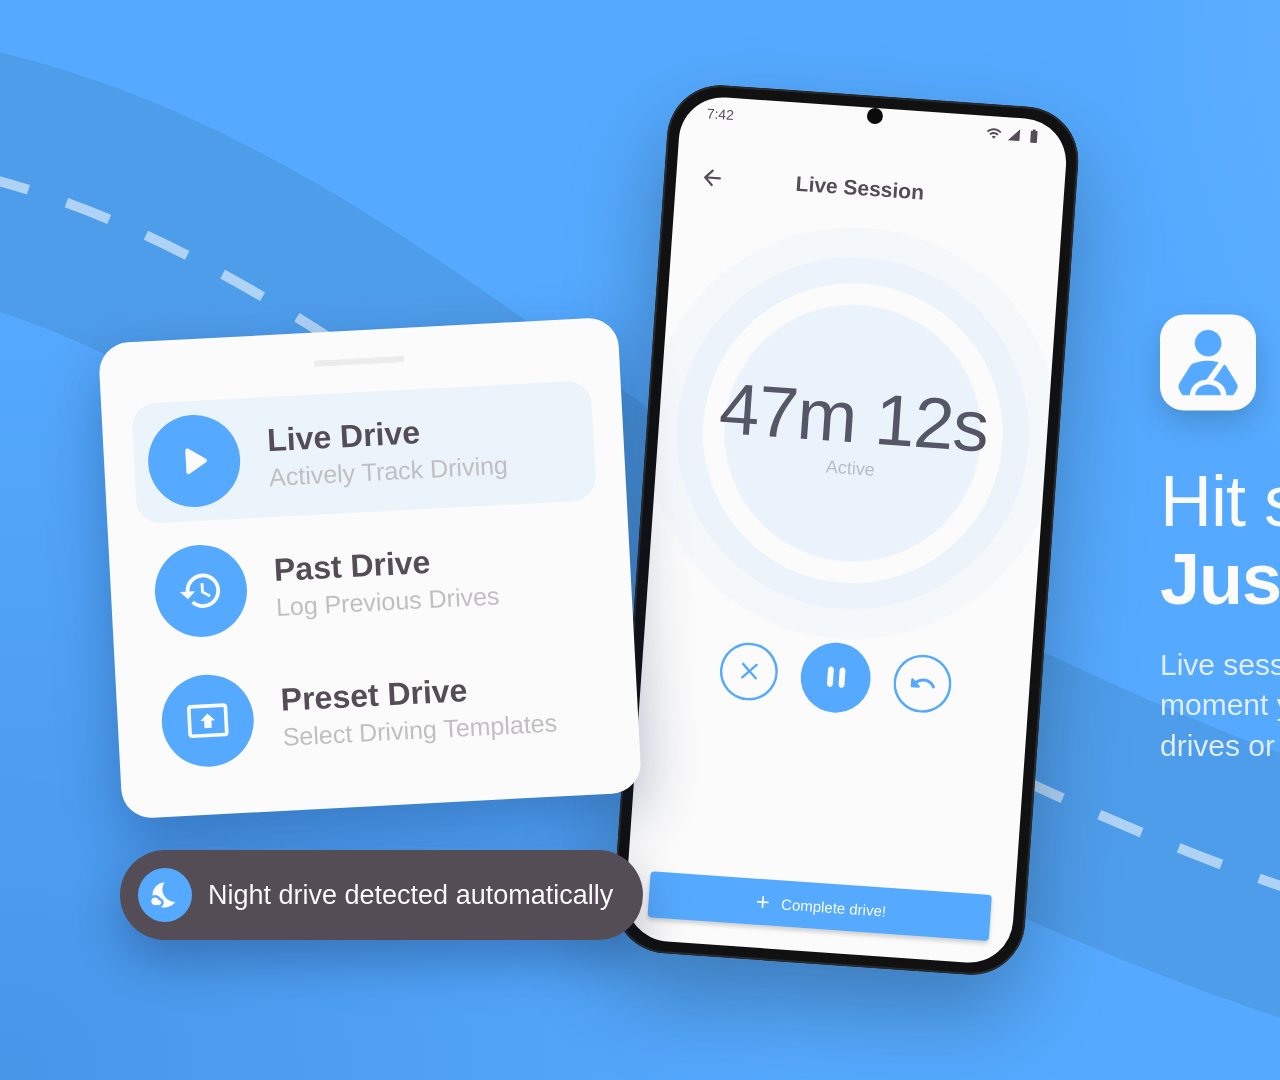
<file: promo/desktop/src/02-live-drive.html>
<!DOCTYPE html>
<html>
<head>
<meta charset="utf-8">
<link rel="stylesheet" href="../../src/common.css">
<link rel="stylesheet" href="desktop.css">
<style>
  body {
    background:
      radial-gradient(circle at 100% 0%, rgba(255,255,255,0.20) 0, rgba(255,255,255,0) 800px),
      radial-gradient(circle at 0% 100%, rgba(0,40,110,0.16) 0, rgba(0,40,110,0) 800px),
      var(--accent);
    color: var(--snowman);
  }
  /* the road */
  svg.road { position: absolute; inset: 0; }

  .phone { left: 640px; top: 95px; transform: rotate(4deg); }

  .live { position: absolute; inset: 34px 0 0 0; padding: 23px; display: flex; flex-direction: column; }
  .live .bar { display: flex; justify-content: space-between; align-items: center; color: var(--black); height: 48px; }
  .live .clock { flex: 3; display: flex; flex-direction: column; align-items: center; justify-content: center; }
  .live .clock .time { font-size: 72px; font-weight: 300; color: var(--black); letter-spacing: -1px; }
  .live .controls { flex: 2; display: flex; flex-direction: column; }
  .live .buttons { display: flex; justify-content: center; align-items: flex-start; gap: 23px; height: 70px; }
  .live .buttons .badge.big { width: 70px; height: 70px; }
  .live .buttons .badge.outline { width: 58px; height: 58px; margin-top: 6px; }
  .live .complete {
    margin-top: auto; height: 46px; border-radius: 4px;
    background: var(--accent); color: #fff;
    display: flex; align-items: center; justify-content: center; gap: 8px;
    font-size: 15px; font-weight: 500;
    box-shadow: 0 3px 4px rgba(0,0,0,0.18);
  }
  /* pulsing ring behind the timer */
  .live .pulse {
    position: absolute; left: 50%; top: 36%;
    width: 300px; height: 300px; margin: -150px 0 0 -150px;
    border-radius: 50%;
    background: radial-gradient(circle, color-mix(in srgb, var(--accent) 10%, transparent) 0 60%, transparent 61%);
    box-shadow: 0 0 0 26px color-mix(in srgb, var(--accent) 6%, transparent), 0 0 0 56px color-mix(in srgb, var(--accent) 3%, transparent);
  }

  /* log type bottom sheet, floated */
  .sheet {
    position: absolute; left: 110px; top: 330px; width: 520px;
    padding: 28px 30px 34px;
    transform: rotate(-3deg);
  }
  .sheet .handle { width: 90px; height: 6px; background: var(--karl); margin: 0 auto 28px; }
  .sheet .opt { display: flex; align-items: center; gap: 28px; padding: 14px; border-radius: 24px; }
  .sheet .opt + .opt { margin-top: 10px; }
  .sheet .opt .badge { width: 92px; height: 92px; }
  .sheet .opt .h { font-size: 32px; font-weight: 600; color: var(--teflon); }
  .sheet .opt .n { font-size: 25px; font-weight: 500; color: var(--clooney); margin-top: 4px; }
  .sheet .opt.on { background: color-mix(in srgb, var(--accent) 9%, transparent); }

  .chip {
    position: absolute; left: 120px; top: 850px;
    display: flex; align-items: center; gap: 16px;
    background: var(--teflon); color: var(--snowman);
    padding: 18px 30px 18px 18px; border-radius: 50px;
    font-size: 27px; font-weight: 500;
    box-shadow: 0 20px 50px rgba(0,20,60,0.3);
  }
  .chip .dot { width: 54px; height: 54px; border-radius: 50%; background: var(--accent); display: flex; align-items: center; justify-content: center; }

  .copy.right { width: 640px; }
</style>
</head>
<body>
  <svg class="road" width="1920" height="1080" viewBox="0 0 1920 1080">
    <path d="M -100 160 C 300 220, 560 560, 980 760 S 1640 1000, 2020 940" fill="none"
          stroke="rgba(0,0,0,0.08)" stroke-width="250" stroke-linecap="round"/>
    <path d="M -100 160 C 300 220, 560 560, 980 760 S 1640 1000, 2020 940" fill="none"
          stroke="rgba(255,255,255,0.55)" stroke-width="10" stroke-dasharray="46 40"/>
  </svg>

  <div class="phone">
    <div class="camera"></div>
    <div class="screen">
      <div data-status="7:42"></div>
      <div class="live">
        <div class="pulse"></div>
        <div class="bar">
          <i data-ic="arrow_back" data-s="26"></i>
          <span class="t-header">Live Session</span>
          <span style="width:46px"></span>
        </div>
        <div class="clock">
          <div class="time">47m 12s</div>
          <div class="t-normal" style="font-size:18px">Active</div>
        </div>
        <div class="controls">
          <div class="buttons">
            <div class="badge outline"><i data-ic="clear" data-s="29"></i></div>
            <div class="badge big"><i data-ic="pause" data-s="35"></i></div>
            <div class="badge outline"><i data-ic="undo" data-s="29"></i></div>
          </div>
          <div class="complete"><i data-ic="add" data-s="20"></i>Complete drive!</div>
        </div>
      </div>
    </div>
  </div>

  <div class="float sheet">
    <div class="handle"></div>
    <div class="opt on">
      <div class="badge"><i data-ic="play" data-s="50"></i></div>
      <div><div class="h">Live Drive</div><div class="n">Actively Track Driving</div></div>
    </div>
    <div class="opt">
      <div class="badge"><i data-ic="history" data-s="46"></i></div>
      <div><div class="h">Past Drive</div><div class="n">Log Previous Drives</div></div>
    </div>
    <div class="opt">
      <div class="badge"><i data-ic="present" data-s="44"></i></div>
      <div><div class="h">Preset Drive</div><div class="n">Select Driving Templates</div></div>
    </div>
  </div>

  <div class="chip"><span class="dot"><i data-ic="night" data-s="30"></i></span>Night drive detected automatically</div>

  <div class="copy right">
    <div class="brand"><span class="logo"></span><span class="name">Milestone</span></div>
    <div class="headline">Hit start.<br><b>Just drive.</b></div>
    <div class="subline">Live sessions time your drive and log it the moment you’re done. Missed one? Add past drives or reuse a preset in seconds.</div>
  </div>

  <script src="../../src/common.js"></script>
</body>
</html>
</file>
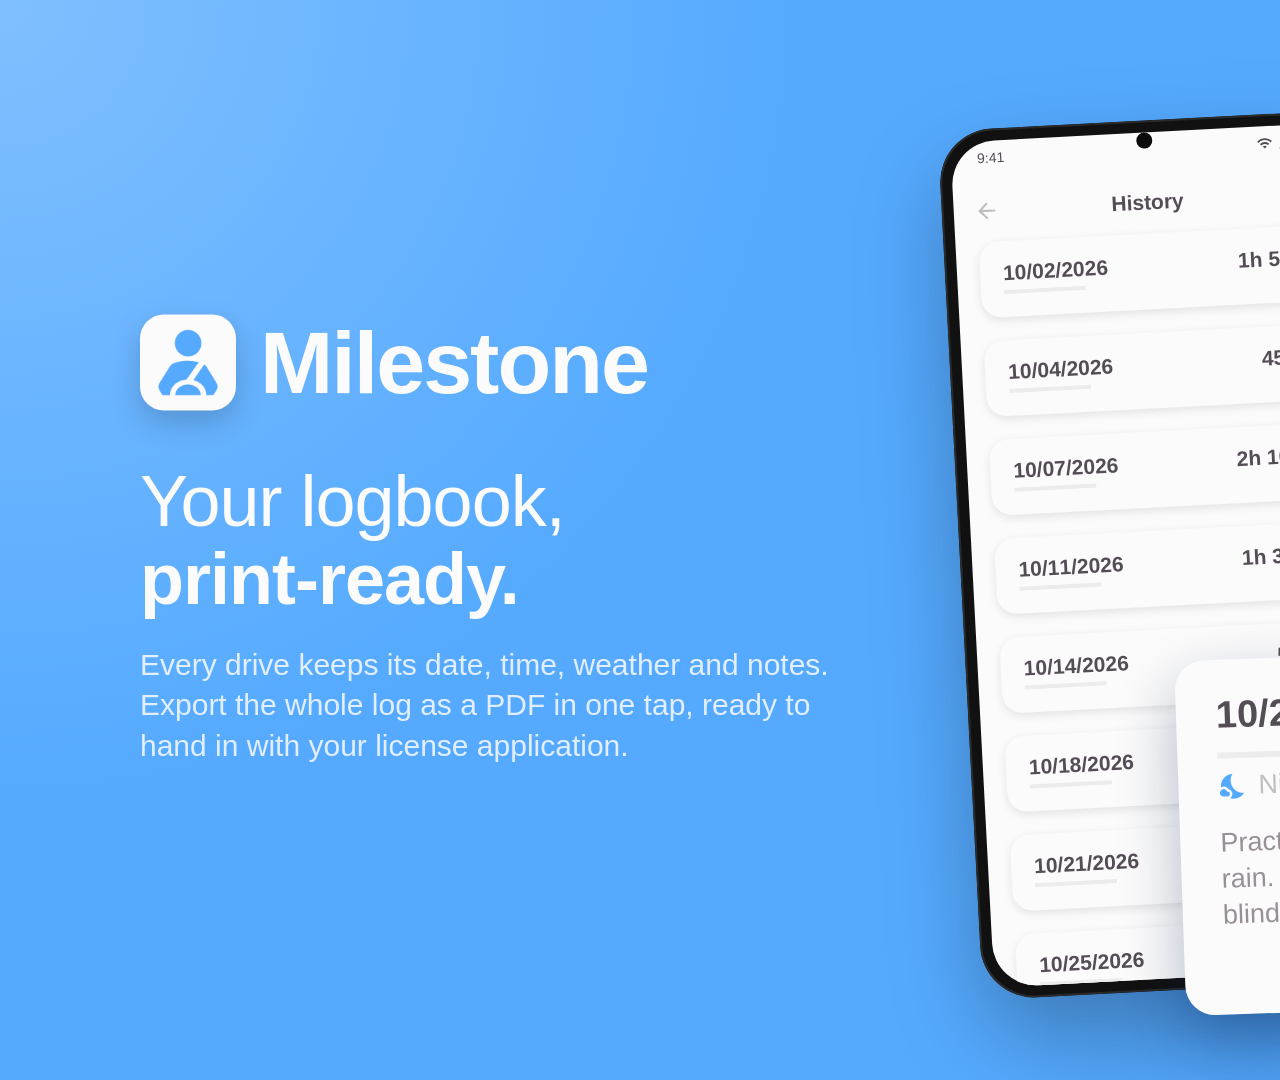
<file: promo/desktop/src/03-history-pdf.html>
<!DOCTYPE html>
<html>
<head>
<meta charset="utf-8">
<link rel="stylesheet" href="../../src/common.css">
<link rel="stylesheet" href="desktop.css">
<style>
  body {
    background:
      radial-gradient(circle at 0% 0%, rgba(255,255,255,0.25) 0, rgba(255,255,255,0) 800px),
      radial-gradient(circle at 100% 100%, rgba(0,40,110,0.22) 0, rgba(0,40,110,0) 900px),
      var(--accent);
    color: var(--snowman);
  }

  /* printed log sheet (mirrors lib/widgets/generate_pdf.dart) */
  .paper {
    position: absolute; left: 1380px; top: 150px;
    width: 470px; height: 665px;
    background: #fff; color: #000;
    padding: 30px 24px;
    font-family: 'Helvetica', 'Arial', sans-serif;
    transform: rotate(6deg);
    box-shadow: 0 30px 70px rgba(0,30,80,0.35);
  }
  .paper .title { text-align: center; font-size: 22px; font-weight: 700; }
  .paper .name { font-size: 13px; margin: 12px 0 10px; }
  .paper .name u { font-style: italic; text-decoration: none; border-bottom: 1px solid #000; padding: 0 60px 0 6px; font-size: 15px; color: #233; }
  .paper table { width: 100%; border-collapse: collapse; font-size: 10.5px; }
  .paper th, .paper td { border: 1px solid #000; padding: 4px 5px; text-align: left; }
  .paper th { font-weight: 700; }
  .paper table + table { margin-top: 10px; }

  .phone { left: 960px; top: 120px; transform: rotate(-3deg); }

  .hist { position: absolute; inset: 34px 0 0 0; }
  .hist .bar {
    display: flex; justify-content: space-between; align-items: center;
    padding: 23px 20px 12px; color: var(--gray);
  }
  .hist .list { padding: 6px 23px; }
  .hcard {
    height: 76px; margin-bottom: 23px;
    padding: 20px 23px 11px;
  }
  .hcard .row { display: flex; justify-content: space-between; }
  .hcard .divider { width: 82px; margin-top: 5px; }

  .exportpill {
    position: absolute; right: 70px; top: 70px;
    display: flex; align-items: center; gap: 14px;
    background: var(--teflon); color: var(--snowman);
    padding: 14px 26px 14px 14px; border-radius: 50px;
    font-size: 26px; font-weight: 500;
    box-shadow: 0 16px 40px rgba(0,20,60,0.3);
    z-index: 3;
  }
  .exportpill .dot { width: 50px; height: 50px; border-radius: 50%; background: var(--accent); display: flex; align-items: center; justify-content: center; }

  /* expanded history popup, floated */
  .popup {
    left: 1180px; top: 650px; width: 640px;
    padding: 34px 40px 16px;
    transform: rotate(-2deg);
  }
  .popup .row { display: flex; justify-content: space-between; align-items: baseline; }
  .popup .big { font-size: 38px; font-weight: 600; color: var(--teflon); }
  .popup .divider { height: 6px; margin: 16px 0 12px; width: 82%; }
  .popup .meta { font-size: 27px; font-weight: 500; color: var(--clooney); display: flex; align-items: center; gap: 10px; }
  .popup .meta svg { color: var(--accent); }
  .popup .notes { font-size: 27px; font-weight: 500; color: var(--gandalf); line-height: 1.35; margin-top: 16px; }
  .popup .actions { display: flex; justify-content: space-around; margin-top: 14px; color: var(--clooney); font-size: 27px; font-weight: 500; }
  .popup .actions span { display: flex; align-items: center; gap: 10px; padding: 10px; }
</style>
</head>
<body>
  <div class="copy left">
    <div class="brand"><span class="logo"></span><span class="name">Milestone</span></div>
    <div class="headline">Your logbook,<br><b>print-ready.</b></div>
    <div class="subline">Every drive keeps its date, time, weather and notes. Export the whole log as a PDF in one tap, ready to hand in with your license application.</div>
  </div>

  <div class="paper">
    <div class="title">Driving Log Sheet</div>
    <div class="name">Name: <u>Jordan Reyes</u></div>
    <table>
      <tr><th>Date</th><th>Minutes Driven</th><th>Day/Night</th><th>Weather</th></tr>
      <tr><td>10/02/2026</td><td>65</td><td>Day</td><td>Clear</td></tr>
      <tr><td>10/04/2026</td><td>45</td><td>Day</td><td>Clear</td></tr>
      <tr><td>10/07/2026</td><td>130</td><td>Day</td><td>Foggy</td></tr>
      <tr><td>10/11/2026</td><td>90</td><td>Night</td><td>Clear</td></tr>
      <tr><td>10/14/2026</td><td>55</td><td>Day</td><td>Raining</td></tr>
      <tr><td>10/18/2026</td><td>80</td><td>Day</td><td>Clear</td></tr>
      <tr><td>10/21/2026</td><td>40</td><td>Day</td><td>Clear</td></tr>
      <tr><td>10/25/2026</td><td>120</td><td>Day</td><td>Clear</td></tr>
      <tr><td>10/27/2026</td><td>65</td><td>Night</td><td>Raining</td></tr>
      <tr><td>10/28/2026</td><td>50</td><td>Day</td><td>Snowing</td></tr>
    </table>
    <table>
      <tr><th>Total Time</th><th>Total Day Time</th><th>Total Night Time</th></tr>
      <tr><td>740</td><td>585</td><td>155</td></tr>
    </table>
  </div>

  <div class="exportpill"><span class="dot"><i data-ic="pdf" data-s="26"></i></span>Export to PDF</div>

  <div class="phone">
    <div class="camera"></div>
    <div class="screen">
      <div data-status="9:41"></div>
      <div class="hist">
        <div class="bar">
          <i data-ic="arrow_back" data-s="26"></i>
          <span class="t-header">History</span>
          <span style="color:var(--accent)"><i data-ic="pdf" data-s="26"></i></span>
        </div>
        <div class="list">
          <div class="card hcard"><div class="row t-header"><span>10/02/2026</span><span>1h 5m</span></div><div class="divider"></div></div>
          <div class="card hcard"><div class="row t-header"><span>10/04/2026</span><span>45m</span></div><div class="divider"></div></div>
          <div class="card hcard"><div class="row t-header"><span>10/07/2026</span><span>2h 10m</span></div><div class="divider"></div></div>
          <div class="card hcard"><div class="row t-header"><span>10/11/2026</span><span>1h 30m</span></div><div class="divider"></div></div>
          <div class="card hcard"><div class="row t-header"><span>10/14/2026</span><span>55m</span></div><div class="divider"></div></div>
          <div class="card hcard"><div class="row t-header"><span>10/18/2026</span><span>1h 20m</span></div><div class="divider"></div></div>
          <div class="card hcard"><div class="row t-header"><span>10/21/2026</span><span>40m</span></div><div class="divider"></div></div>
          <div class="card hcard"><div class="row t-header"><span>10/25/2026</span><span>2h</span></div><div class="divider"></div></div>
        </div>
      </div>
    </div>
  </div>

  <div class="float popup">
    <div class="row"><span class="big">10/27/2026</span><span class="big">1h 5m</span></div>
    <div class="divider"></div>
    <div class="row">
      <span class="meta"><i data-ic="night" data-s="30"></i>Night Drive</span>
      <span class="meta">Raining Weather</span>
    </div>
    <div class="notes">Practiced merging onto the highway in the rain. Remember to signal earlier and check the blind spot.</div>
    <div class="actions">
      <span><i data-ic="delete" data-s="30"></i>Delete</span>
      <span><i data-ic="edit" data-s="30"></i>Edit</span>
    </div>
  </div>

  <script src="../../src/common.js"></script>
</body>
</html>
</file>
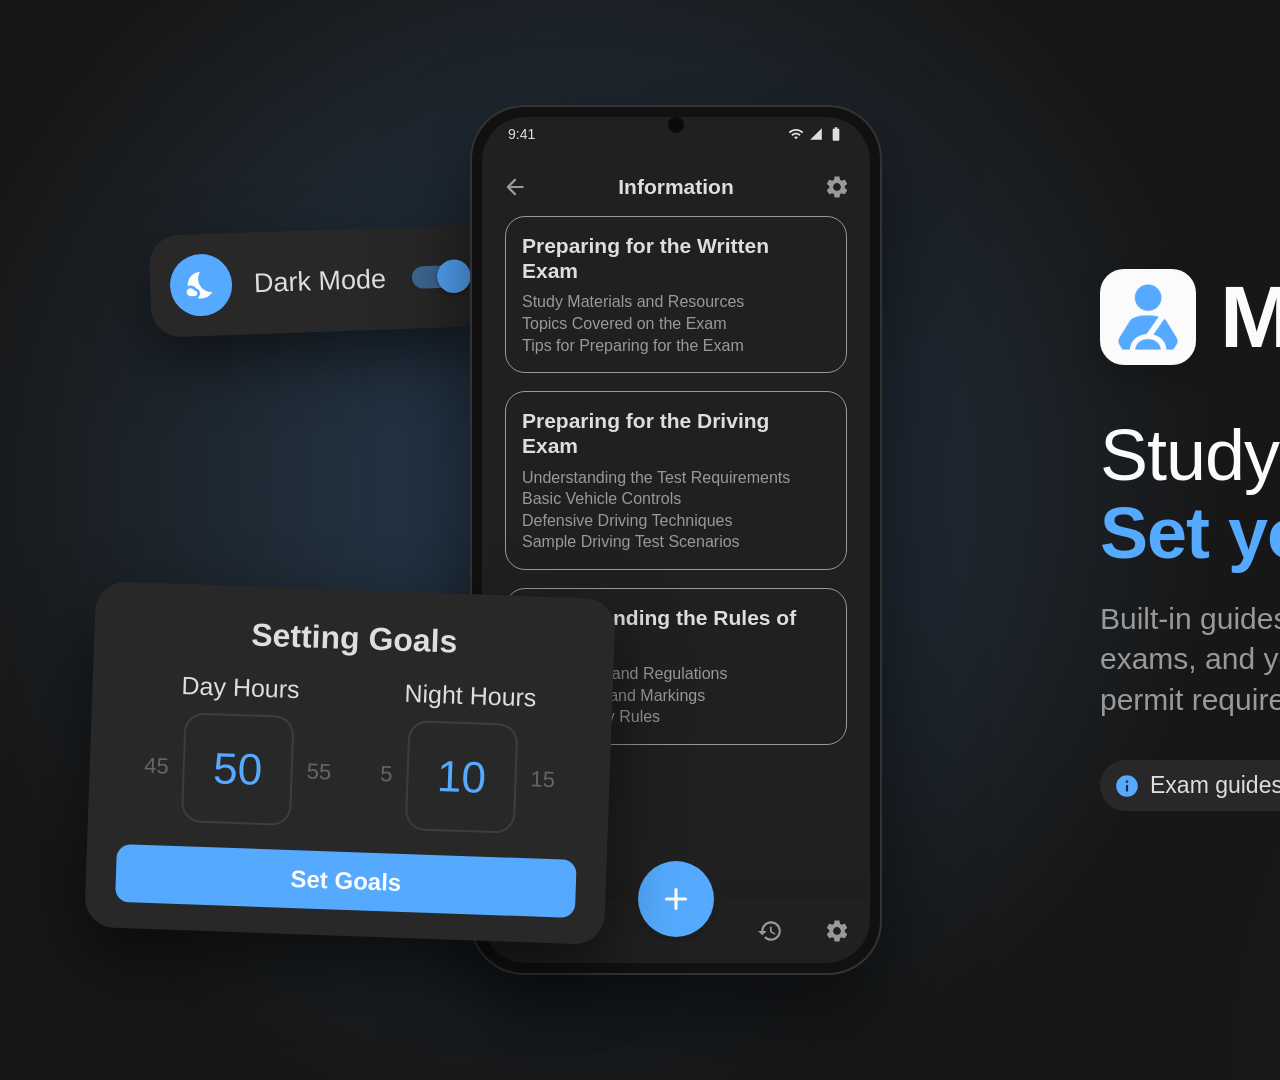
<file: promo/desktop/src/04-learn-and-goals.html>
<!DOCTYPE html>
<html>
<head>
<meta charset="utf-8">
<link rel="stylesheet" href="../../src/common.css">
<link rel="stylesheet" href="desktop.css">
<style>
  body {
    background:
      radial-gradient(circle at 30% 45%, rgba(85,170,255,0.26) 0, rgba(85,170,255,0) 640px),
      radial-gradient(circle at 95% 100%, rgba(85,170,255,0.12) 0, rgba(85,170,255,0) 600px),
      var(--midnight);
    color: var(--gainsboro);
  }
  .copy .brand .name { color: var(--snowman); }
  .copy .headline { color: var(--snowman); }
  .copy .headline b { color: var(--accent); }
  .copy .subline { color: var(--smoke); opacity: 1; }
  .copy .tags span { background: var(--nero); color: var(--gainsboro); }
  .copy .tags svg { color: var(--accent); }

  .phone { left: 470px; top: 105px; box-shadow: 0 40px 90px rgba(0,0,0,0.6), inset 0 0 0 2px #333; }

  /* information screen (mirrors information_screen.dart, dark theme) */
  .info { position: absolute; inset: 34px 0 0 0; }
  .info .bar { display: flex; justify-content: space-between; align-items: center; padding: 23px 20px 8px; color: var(--gray); }
  .info .list { padding: 8px 23px; display: flex; flex-direction: column; gap: 18px; }
  .guide { border: 1px solid var(--gray); border-radius: 20px; padding: 16px; }
  .guide .t-header { white-space: normal; line-height: 1.2; }
  .guide .t-normal { white-space: normal; line-height: 1.35; margin-top: 8px; }

  /* goal picker card (mirrors set_goals_screen.dart, dark theme) */
  .goals {
    position: absolute; left: 90px; top: 590px; width: 520px;
    background: var(--nero); border-radius: 30px;
    padding: 30px 30px 26px;
    box-shadow: 0 30px 70px rgba(0,0,0,0.55);
    transform: rotate(2deg);
  }
  .goals .title { font-size: 32px; font-weight: 600; color: var(--gainsboro); text-align: center; margin-bottom: 20px; }
  .goals .pickers { display: flex; justify-content: space-around; }
  .picker { text-align: center; }
  .picker .lab { font-size: 25px; font-weight: 500; color: var(--gainsboro); margin-bottom: 12px; }
  .picker .wheel { display: flex; align-items: center; gap: 14px; color: var(--storm); font-size: 22px; }
  .picker .box {
    width: 110px; height: 110px; border-radius: 20px;
    border: 2px solid var(--charcoal);
    display: flex; align-items: center; justify-content: center;
    font-size: 44px; color: var(--accent);
  }
  .goals .set {
    margin-top: 24px; height: 58px; border-radius: 14px;
    background: var(--accent); color: var(--snowman);
    display: flex; align-items: center; justify-content: center;
    font-size: 24px; font-weight: 600;
  }

  /* dark mode toggle callout */
  .darkchip {
    position: absolute; left: 150px; top: 230px;
    display: flex; align-items: center; gap: 22px;
    background: var(--nero); color: var(--gainsboro);
    padding: 20px 28px 20px 20px; border-radius: 30px;
    box-shadow: 0 24px 60px rgba(0,0,0,0.5);
    font-size: 27px; font-weight: 500;
    --lightGray: var(--eclipse);
    transform: rotate(-2deg);
  }
  .darkchip .badge { width: 62px; height: 62px; }
  .darkchip .switch { transform: scale(1.4); margin-left: 12px; }
</style>
</head>
<body>
  <div class="darkchip">
    <div class="badge"><i data-ic="night" data-s="32"></i></div>
    Dark Mode
    <span class="switch on"></span>
  </div>

  <div class="phone dark">
    <div class="camera"></div>
    <div class="screen">
      <div data-status="9:41"></div>
      <div class="info">
        <div class="bar">
          <i data-ic="arrow_back" data-s="26"></i>
          <span class="t-header">Information</span>
          <i data-ic="settings" data-s="26"></i>
        </div>
        <div class="list">
          <div class="guide">
            <div class="t-header">Preparing for the Written Exam</div>
            <div class="t-normal">Study Materials and Resources<br>Topics Covered on the Exam<br>Tips for Preparing for the Exam</div>
          </div>
          <div class="guide">
            <div class="t-header">Preparing for the Driving Exam</div>
            <div class="t-normal">Understanding the Test Requirements<br>Basic Vehicle Controls<br>Defensive Driving Techniques<br>Sample Driving Test Scenarios</div>
          </div>
          <div class="guide">
            <div class="t-header">Understanding the Rules of the Road</div>
            <div class="t-normal">Traffic Laws and Regulations<br>Road Signs and Markings<br>Right-of-Way Rules</div>
          </div>
        </div>
      </div>
      <div data-navbar></div>
    </div>
  </div>

  <div class="goals">
    <div class="title">Setting Goals</div>
    <div class="pickers">
      <div class="picker">
        <div class="lab">Day Hours</div>
        <div class="wheel"><span>45</span><div class="box">50</div><span>55</span></div>
      </div>
      <div class="picker">
        <div class="lab">Night Hours</div>
        <div class="wheel"><span>5</span><div class="box">10</div><span>15</span></div>
      </div>
    </div>
    <div class="set">Set Goals</div>
  </div>

  <div class="copy right">
    <div class="brand"><span class="logo"></span><span class="name">Milestone</span></div>
    <div class="headline">Study up.<br><b>Set your goals.</b></div>
    <div class="subline">Built-in guides walk you through the written and road exams, and your hour goals match whatever your permit requires.</div>
    <div class="tags">
      <span><i data-ic="info" data-s="26"></i>Exam guides</span>
      <span><i data-ic="flag" data-s="26"></i>Custom goals</span>
      <span><i data-ic="night" data-s="26"></i>Dark mode</span>
    </div>
  </div>

  <script src="../../src/common.js"></script>
</body>
</html>
</file>
<file: promo/src/common.css>
/* Shared styles for Milestone promo images.
   Colors and sizing mirror lib/theme.dart and the MediaQuery-based
   metrics used across the app (412 x 870 logical screen). */

:root {
  /* light palette */
  --snowman: #fbfbfb;
  --whitey: #f7f7f7;
  --karl: #edeced;
  --clooney: #c1bec1;
  --gandalf: #979197;
  --teflon: #554d56;
  /* dark palette */
  --midnight: #171717;
  --offBlack: #202020;
  --nero: #282828;
  --eclipse: #363636;
  --charcoal: #3d3d3d;
  --storm: #666666;
  --smoke: #999999;
  --gainsboro: #dedede;
  /* accents */
  --red: #ff5768;
  --yellow: #ffb347;
  --blue: #55aaff;
  --purple: #a29bfe;

  --accent: var(--blue);
}

* { box-sizing: border-box; margin: 0; padding: 0; }

html, body {
  width: 1080px;
  height: 1920px;
  overflow: hidden;
  font-family: 'Roboto', sans-serif;
  -webkit-font-smoothing: antialiased;
}

svg.ic { display: block; fill: currentColor; }

/* ---------- Promo chrome ---------- */

.brand {
  display: flex;
  align-items: center;
  gap: 28px;
}
.brand .logo {
  width: 112px;
  height: 112px;
  border-radius: 28px;
  background: var(--snowman);
  box-shadow: 0 12px 30px rgba(0,0,0,0.18);
  overflow: hidden;
}
.brand .name {
  font-size: 104px;
  font-weight: 700;
  letter-spacing: -2px;
  line-height: 1;
}
.headline {
  font-size: 76px;
  font-weight: 300;
  line-height: 1.08;
  letter-spacing: -1px;
}
.headline b { font-weight: 700; }
.subline {
  font-size: 36px;
  font-weight: 400;
  line-height: 1.35;
  opacity: 0.85;
}

/* ---------- Phone frame ---------- */

.phone {
  position: absolute;
  width: 412px;
  height: 870px;
  border-radius: 54px;
  background: #111;
  padding: 12px;
  box-shadow: 0 40px 90px rgba(0,0,0,0.28), inset 0 0 0 2px #2a2a2a;
}
.phone .screen {
  position: relative;
  width: 100%;
  height: 100%;
  border-radius: 44px;
  overflow: hidden;
  background: var(--white);
  /* theme variables, overridden by .dark */
  --black: var(--teflon);
  --gray: var(--clooney);
  --lightGray: var(--karl);
  --white: var(--snowman);
}
.phone.dark .screen {
  --black: var(--gainsboro);
  --gray: var(--smoke);
  --lightGray: var(--eclipse);
  --white: var(--offBlack);
}
.phone .camera {
  position: absolute;
  top: 12px; left: 50%;
  width: 16px; height: 16px;
  margin-left: -8px;
  border-radius: 50%;
  background: #0b0b0b;
  z-index: 50;
}

.statusbar {
  height: 34px;
  padding: 0 26px;
  display: flex;
  align-items: center;
  justify-content: space-between;
  font-size: 14px;
  font-weight: 500;
  color: var(--black);
  position: relative;
  z-index: 5;
}
.statusbar .icons { display: flex; gap: 5px; align-items: center; }
.statusbar.on-accent { color: var(--snowman); }

/* App text styles (height * 0.025 / 0.03 with height ~ 760) */
.t-normal { font-size: 16px; white-space: nowrap; font-weight: 500; color: var(--gray); }
.t-header { font-size: 21px; white-space: nowrap; font-weight: 600; color: var(--black); }

.badge {
  border-radius: 50%;
  background: var(--accent);
  color: var(--snowman);
  display: flex;
  align-items: center;
  justify-content: center;
  flex: none;
}
.badge.outline {
  background: var(--white);
  color: var(--accent);
  box-shadow: inset 0 0 0 2.5px var(--accent);
}

.progress {
  height: 6px;
  background: var(--lightGray);
  position: relative;
}
.progress > i {
  position: absolute; left: 0; top: 0; bottom: 0;
  background: var(--accent);
}

.card {
  background: var(--white);
  border-radius: 20px;
  box-shadow: 0 3px 10px rgba(0,0,0,0.1);
}

.divider {
  height: 4px;
  background: var(--lightGray);
}

/* Bottom app bar with circular notch + docked FAB */
.navbar {
  position: absolute;
  left: 0; right: 0; bottom: 0;
  height: 64px;
}
.navbar svg.bar {
  position: absolute; inset: 0;
  filter: drop-shadow(0 -4px 10px rgba(0,0,0,0.08));
}
.navbar .items {
  position: absolute; inset: 0;
  display: flex;
  align-items: center;
  justify-content: space-around;
  color: var(--gray);
}
.navbar .items .gap { width: 80px; }
.navbar .fab {
  position: absolute;
  left: 50%; top: 0;
  width: 76px; height: 76px;
  margin: -38px 0 0 -38px;
}

.switch {
  width: 40px; height: 16px;
  border-radius: 8px;
  position: relative;
  background: var(--lightGray);
}
.switch::after {
  content: '';
  position: absolute;
  top: -4px; left: -2px;
  width: 24px; height: 24px;
  border-radius: 50%;
  background: #fafafa;
  box-shadow: 0 1px 3px rgba(0,0,0,0.35);
}
.switch.on { background: color-mix(in srgb, var(--accent) 50%, transparent); }
.switch.on::after { left: 18px; background: var(--accent); }
</file>
<file: promo/desktop/src/desktop.css>
/* Landscape (1920x1080) overrides on top of ../../src/common.css.
   Every desktop page uses the blue accent only. */

:root { --accent: var(--blue); }

html, body {
  width: 1920px;
  height: 1080px;
  position: relative;
}

.brand { gap: 24px; }
.brand .logo { width: 96px; height: 96px; border-radius: 24px; }
.brand .name { font-size: 88px; }
.headline { font-size: 72px; }
.subline { font-size: 30px; }

/* text column, vertically centered */
.copy {
  position: absolute;
  top: 50%;
  width: 700px;
  transform: translateY(-50%);
}
.copy.left { left: 140px; }
.copy.right { right: 120px; }
.copy .headline { margin-top: 52px; }
.copy .subline { margin-top: 26px; }

/* feature tags under the subline */
.tags { display: flex; flex-wrap: wrap; gap: 14px; margin-top: 40px; }
.tags span {
  display: flex; align-items: center; gap: 10px;
  padding: 12px 22px 12px 14px;
  border-radius: 40px;
  background: rgba(255,255,255,0.16);
  font-size: 23px; font-weight: 500;
}

/* light floating card shared by callouts */
.float {
  position: absolute;
  background: var(--snowman);
  color: var(--teflon);
  border-radius: 30px;
  box-shadow: 0 24px 60px rgba(0,30,80,0.30);
  --gray: var(--clooney); --black: var(--teflon); --white: var(--snowman); --lightGray: var(--karl);
}
</file>
